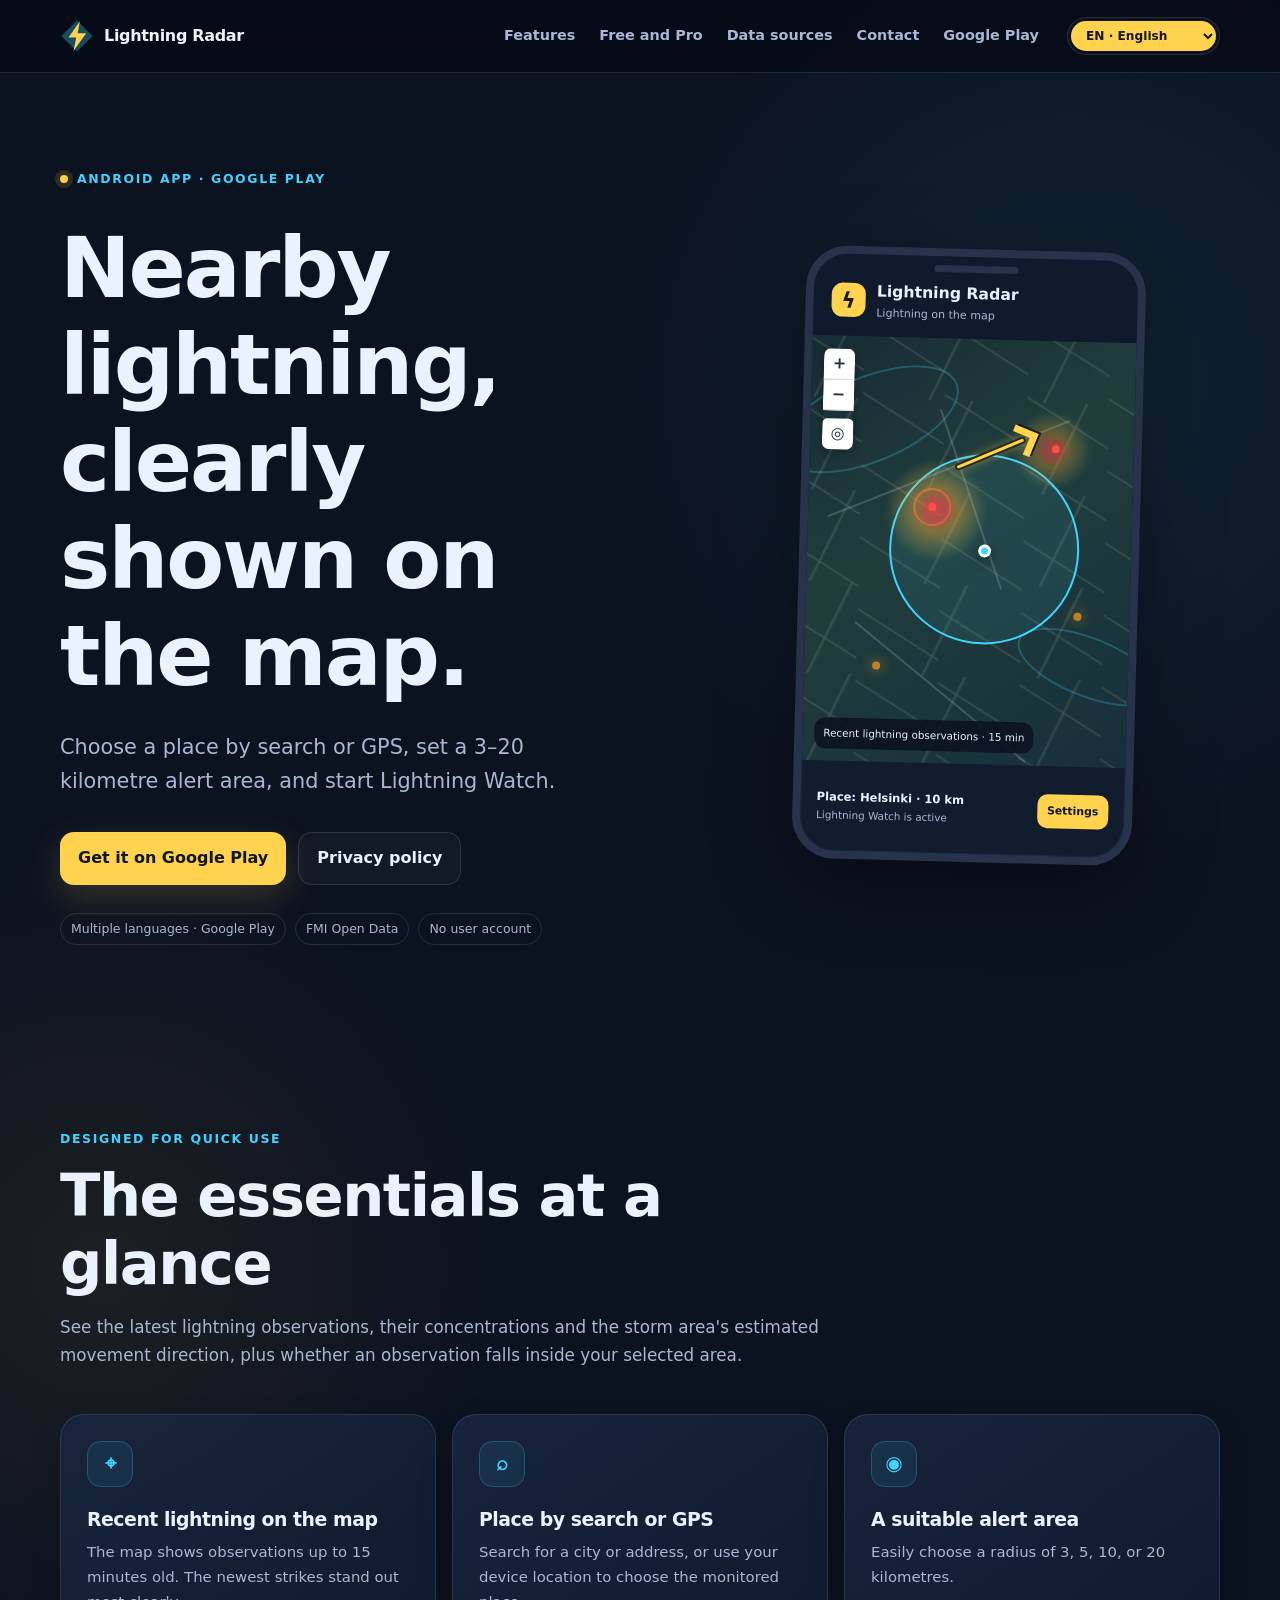
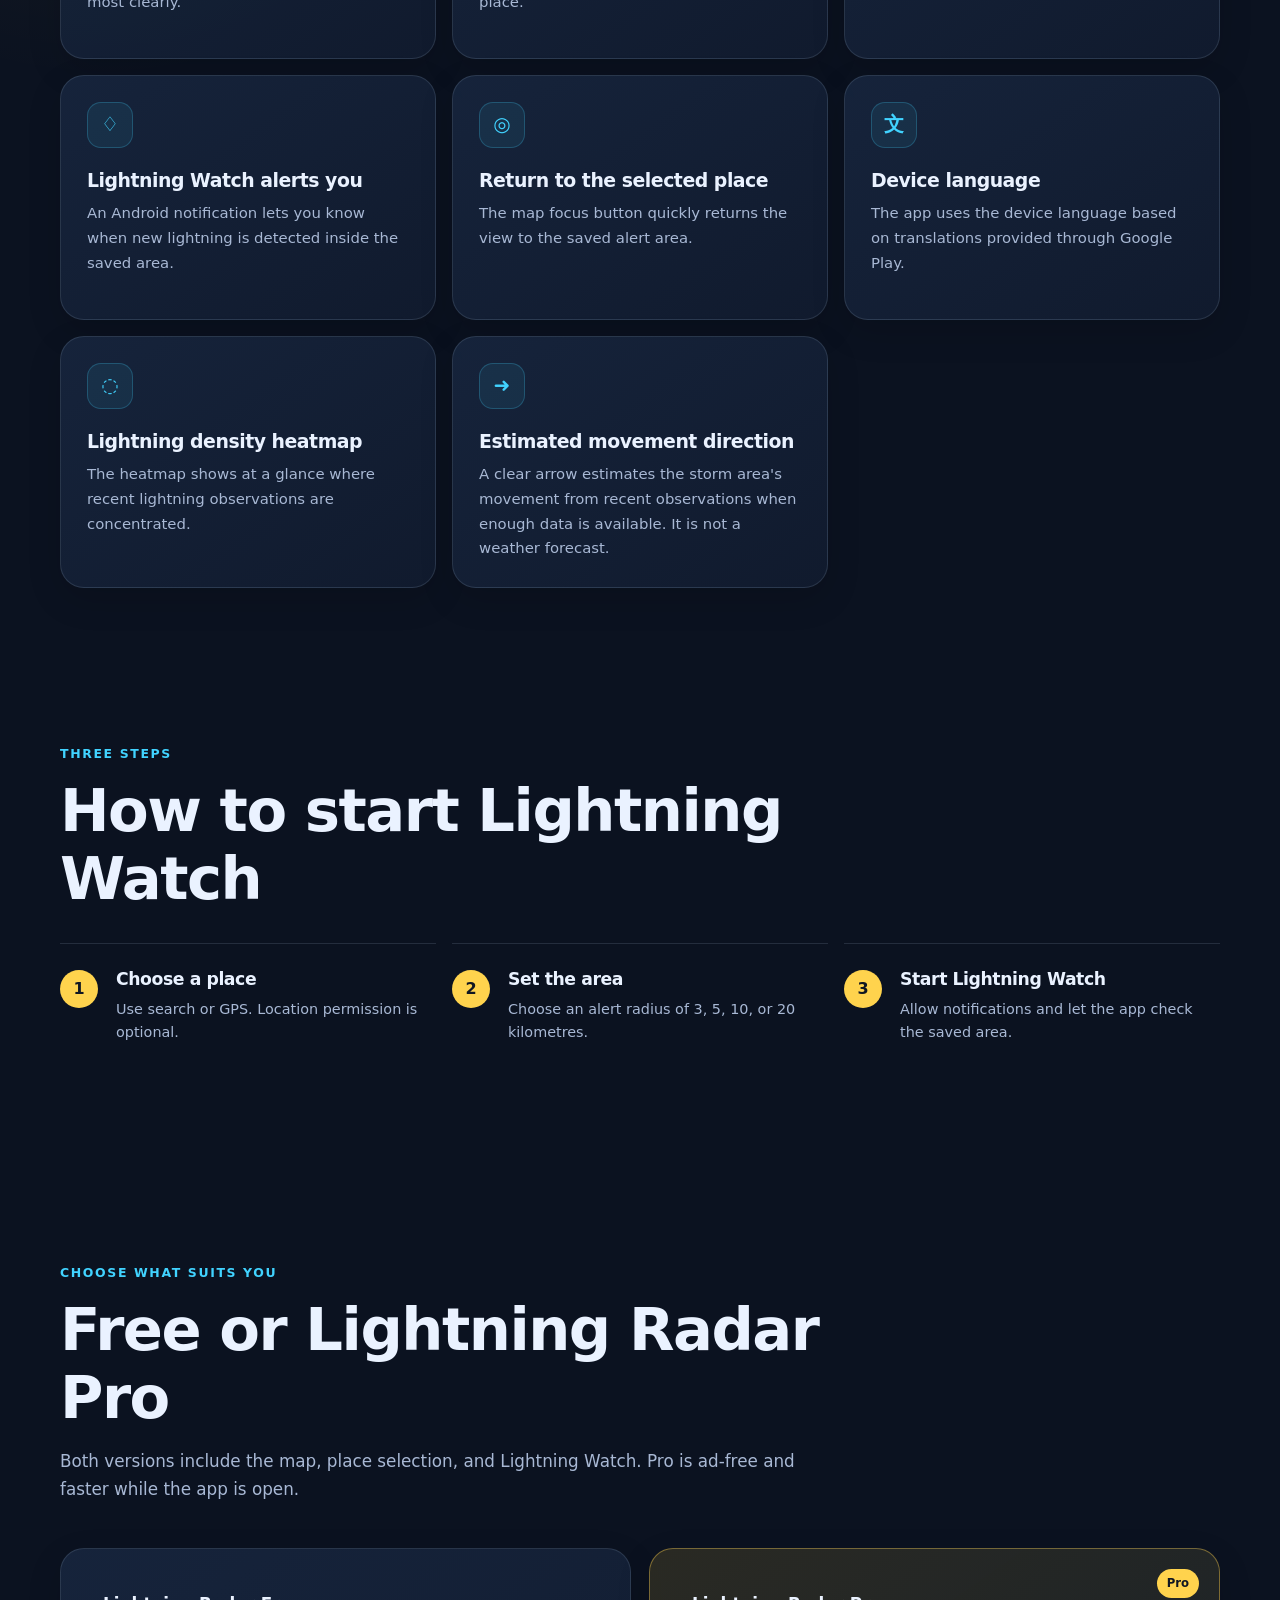
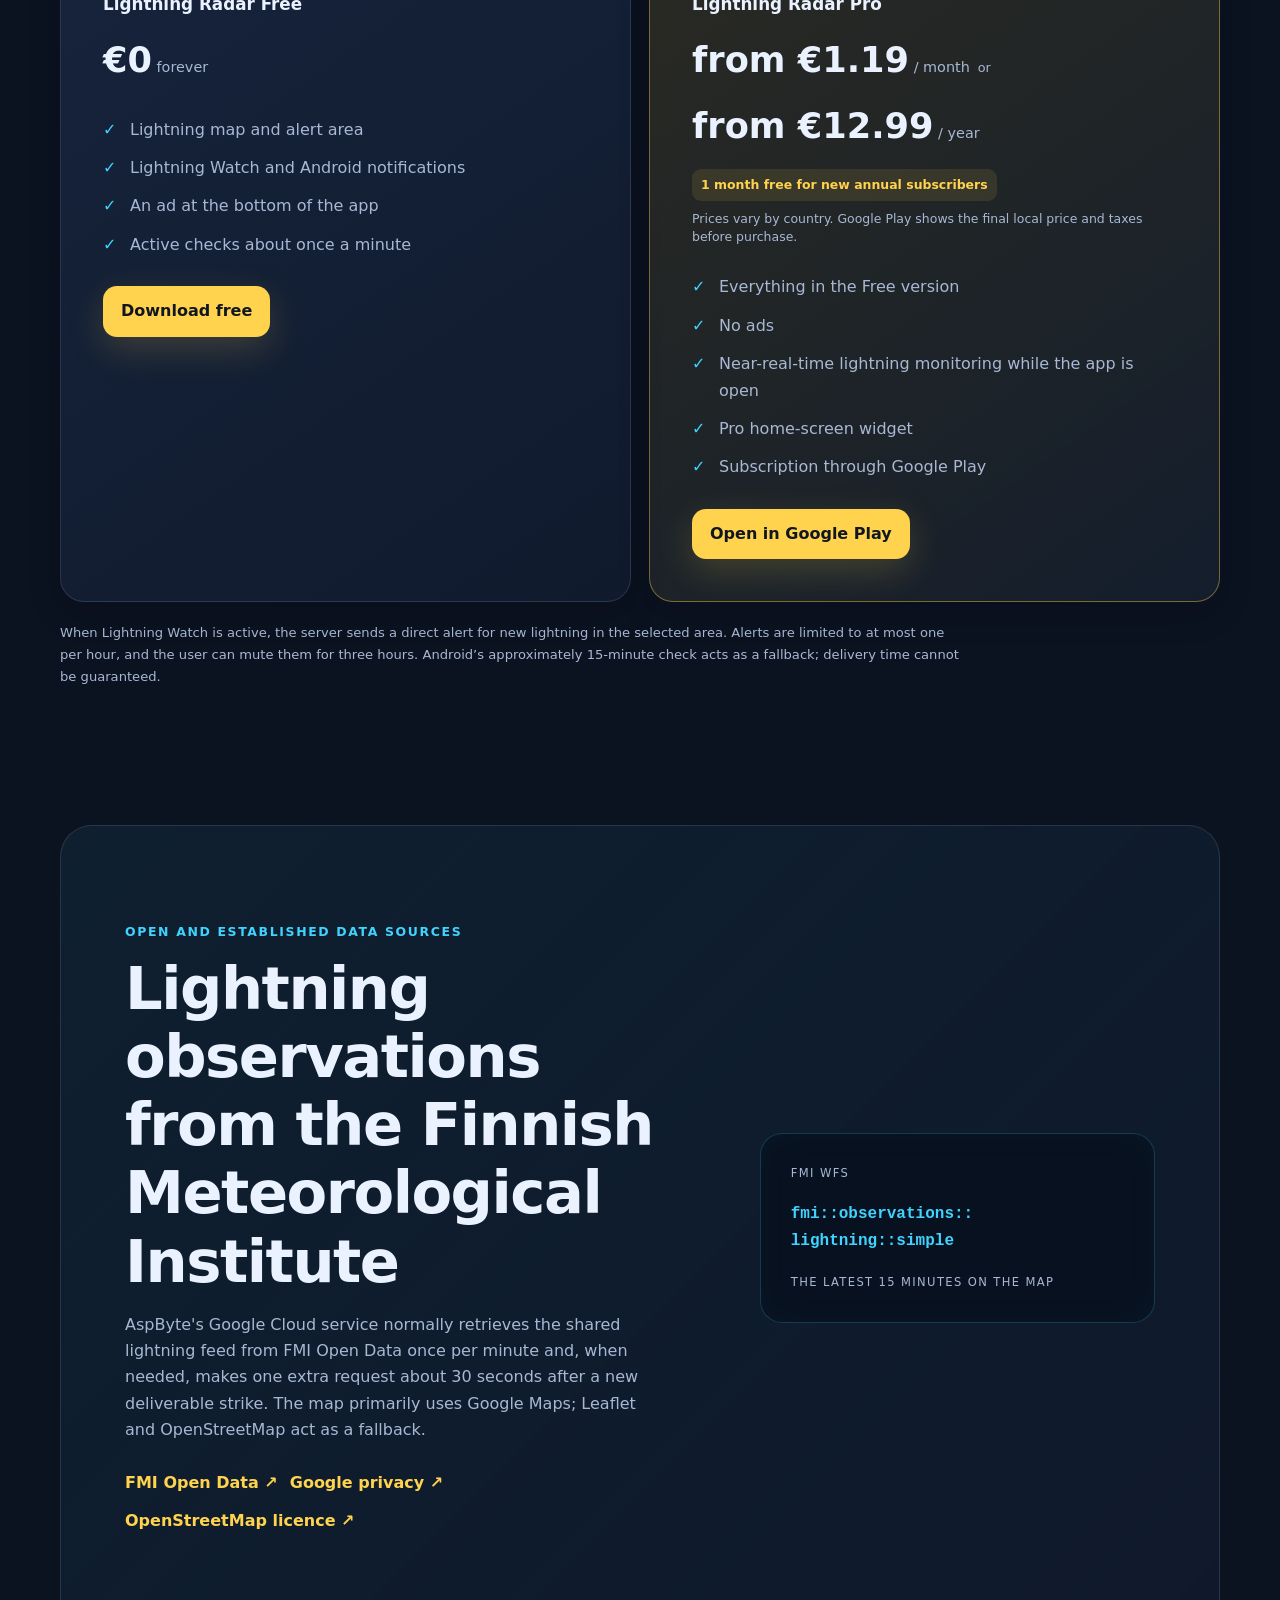
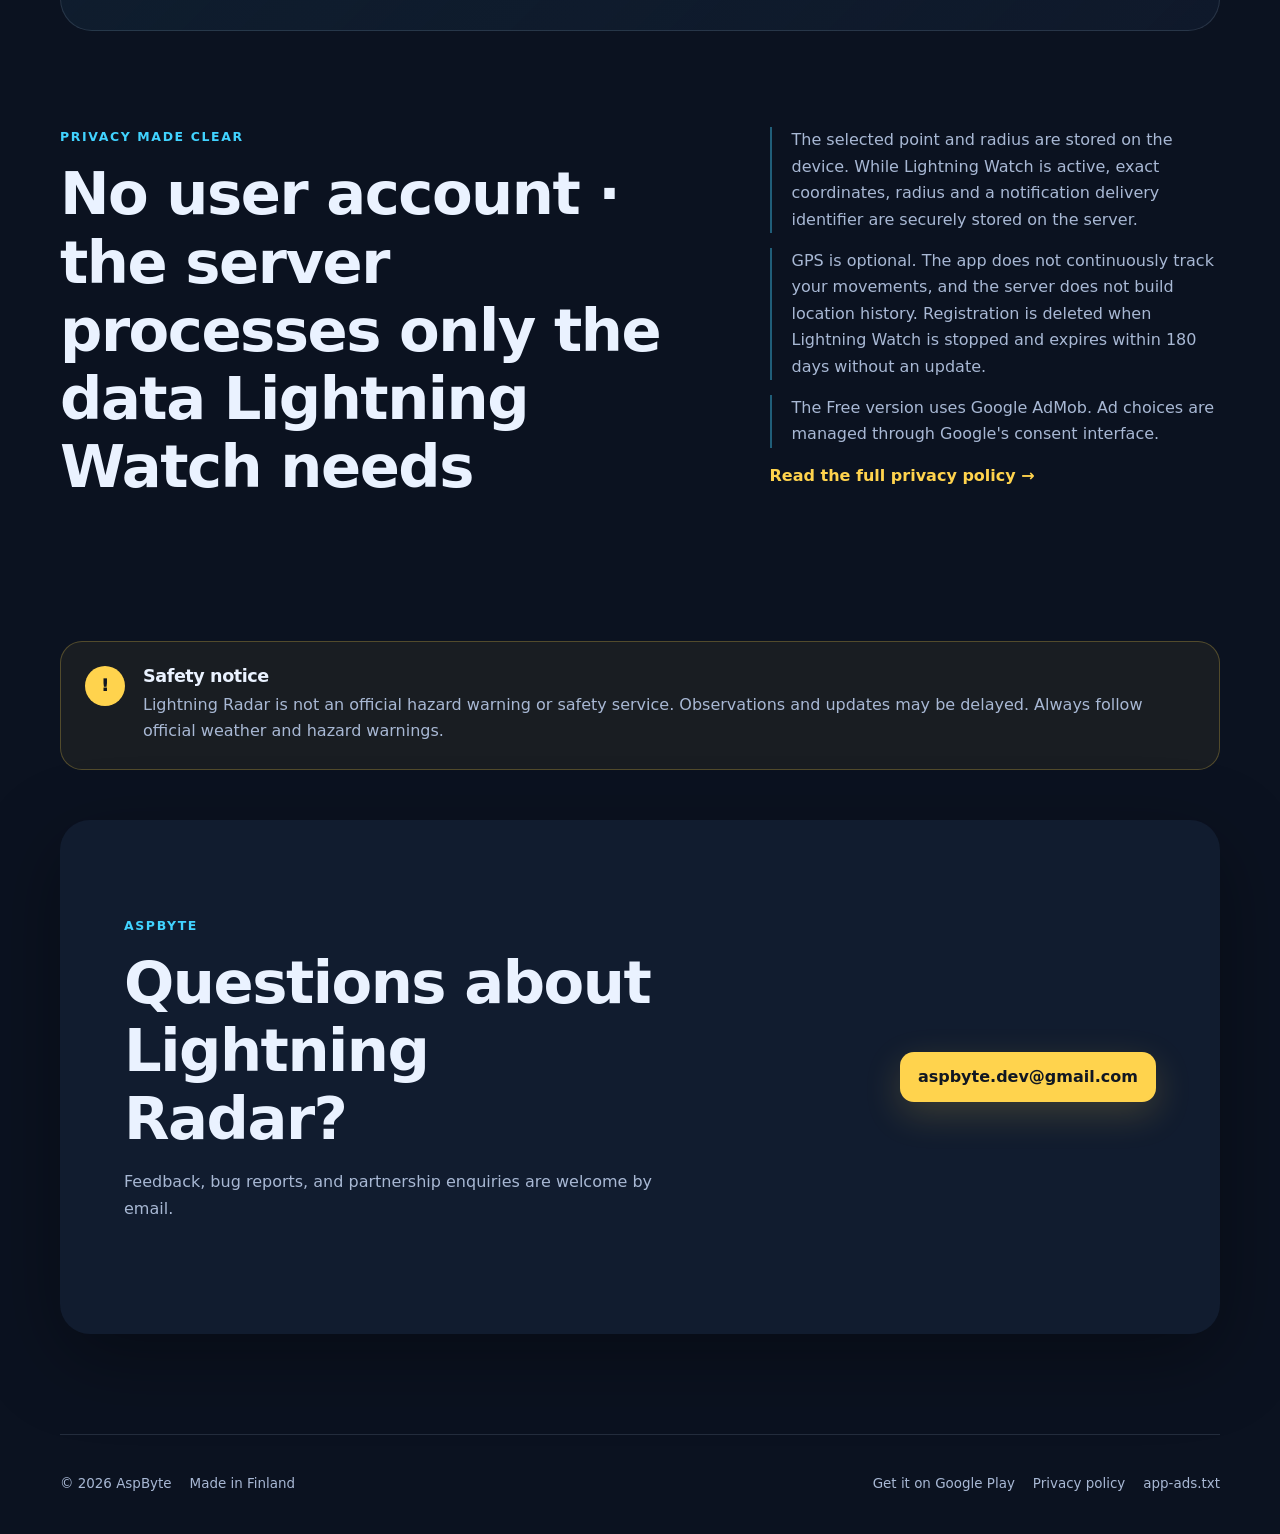
<file: index.html>
<!doctype html>
<html lang="fi">
<head>
  <meta charset="utf-8">
  <meta name="viewport" content="width=device-width, initial-scale=1">
  <meta name="theme-color" content="#0b1220">
  <meta name="description" content="Salamatutka näyttää tuoreet salamahavainnot, salamatiheyskartan ja ukkosalueen arvioidun liikesuunnan sekä lähettää hälytyksen valitsemallesi 3–20 km alueelle.">
  <meta name="robots" content="index, follow, max-image-preview:large, max-snippet:-1, max-video-preview:-1">
  <meta name="author" content="AspByte">
  <link rel="canonical" href="https://aspbytedev-dotcom.github.io/">
  <meta property="og:type" content="website">
  <meta property="og:site_name" content="AspByte">
  <meta property="og:locale" content="fi_FI">
  <meta property="og:title" content="Salamatutka – salamat kartalla ja ukkoshälytykset">
  <meta property="og:description" content="Seuraa tuoreita salamahavaintoja, salamatiheyttä ja ukkosalueen arvioitua liikesuuntaa sekä saat ilmoituksen valitulta alueelta.">
  <meta property="og:url" content="https://aspbytedev-dotcom.github.io/">
  <meta property="og:image" content="https://aspbytedev-dotcom.github.io/og-salamatutka.png">
  <meta property="og:image:width" content="1024">
  <meta property="og:image:height" content="500">
  <meta property="og:image:alt" content="Salamatutka – salamat kartalla ja hälytys omalta alueeltasi">
  <meta name="twitter:card" content="summary_large_image">
  <meta name="twitter:title" content="Salamatutka – salamat kartalla ja ukkoshälytykset">
  <meta name="twitter:description" content="Seuraa tuoreita salamahavaintoja, salamatiheyttä ja ukkosalueen arvioitua liikesuuntaa.">
  <meta name="twitter:image" content="https://aspbytedev-dotcom.github.io/og-salamatutka.png">
  <title>Salamatutka – salamat kartalla ja ukkoshälytykset | AspByte</title>
  <link rel="icon" type="image/png" href="icon-512.png">
  <link rel="apple-touch-icon" href="icon-512.png">
  <link rel="stylesheet" href="styles.css?v=20260815-1">
  <script defer src="site-translations-extra.js?v=20260815-1"></script>
  <script defer src="site.js?v=20260815-1"></script>
  <script type="application/ld+json">
  {
    "@context": "https://schema.org",
    "@type": "MobileApplication",
    "name": "Salamatutka",
    "alternateName": ["Lightning Radar", "Blixtradar"],
    "applicationCategory": "UtilitiesApplication",
    "operatingSystem": "Android",
    "description": "Salamatutka näyttää tuoreet salamahavainnot, salamatiheyskartan ja ukkosalueen arvioidun liikesuunnan sekä lähettää ukkoshälytyksen valitsemallesi alueelle.",
    "url": "https://aspbytedev-dotcom.github.io/",
    "downloadUrl": "https://play.google.com/store/apps/details?id=fi.salamatutka.app&hl=fi",
    "sameAs": "https://play.google.com/store/apps/details?id=fi.salamatutka.app&hl=fi",
    "image": "https://aspbytedev-dotcom.github.io/og-salamatutka.png",
    "inLanguage": ["fi", "sv", "en", "no", "da", "et", "lv", "lt"],
    "featureList": [
      "Tuoreet salamahavainnot kartalla",
      "Salamatiheyskartta",
      "Ukkosalueen arvioitu liikesuunta",
      "3–20 kilometrin hälytysalue",
      "Palvelimen toimittamat salamahälytykset"
    ],
    "offers": {
      "@type": "Offer",
      "price": "0",
      "priceCurrency": "EUR",
      "url": "https://play.google.com/store/apps/details?id=fi.salamatutka.app&hl=fi",
      "availability": "https://schema.org/InStock"
    },
    "author": {
      "@type": "Organization",
      "name": "AspByte",
      "url": "https://aspbytedev-dotcom.github.io/"
    },
    "privacyPolicy": "https://aspbytedev-dotcom.github.io/privacy-policy.html"
  }
  </script>
</head>
<body data-page="home">
  <a class="skip-link" href="#main" data-i18n="skipLink">Siirry sisältöön</a>

  <header class="site-header">
    <div class="nav-shell">
      <a class="brand" href="#top" aria-label="Salamatutka">
        <span class="brand-mark" aria-hidden="true">
          <svg viewBox="0 0 48 48" role="img"><path class="mark-glow" d="M24 2 46 24 24 46 2 24Z"/><path class="mark-bolt" d="m28 3-16 23h11l-4 19 18-25H25Z"/></svg>
        </span>
        <span data-i18n="brandName">Salamatutka</span>
      </a>

      <nav class="primary-nav" aria-label="Päävalikko" data-i18n-aria="mainNavLabel">
        <a href="#features" data-i18n="navFeatures">Ominaisuudet</a>
        <a href="#plans" data-i18n="navPlans">Free ja Pro</a>
        <a href="#data" data-i18n="navData">Tietolähteet</a>
        <a href="#contact" data-i18n="navContact">Yhteys</a>
        <a href="https://play.google.com/store/apps/details?id=fi.salamatutka.app&hl=fi" data-play-link data-i18n="navPlay">Google Play</a>
      </nav>

      <div class="language-switcher">
        <select data-language-select aria-label="Kieli" data-i18n-aria="languageLabel">
          <option value="fi">FI · Suomi</option>
          <option value="sv">SV · Svenska</option>
          <option value="en">EN · English</option>
          <option value="no">NO · Norsk</option>
          <option value="da">DA · Dansk</option>
          <option value="et">ET · Eesti</option>
          <option value="lv">LV · Latviešu</option>
          <option value="lt">LT · Lietuvių</option>
        </select>
      </div>
    </div>
  </header>

  <main id="main">
    <section class="hero" id="top">
      <div class="hero-copy">
        <p class="eyebrow"><span class="live-dot" aria-hidden="true"></span><span data-i18n="heroEyebrow">Android-sovellus · Google Play</span></p>
        <h1 data-i18n="heroTitle">Salamat lähelläsi, selkeästi kartalla.</h1>
        <p class="hero-lead" data-i18n="heroLead">Valitse paikka haulla tai GPS:llä, määritä 3–20 kilometrin hälytysalue ja käynnistä salamavahti.</p>
        <div class="hero-actions">
          <a class="button button-primary" href="https://play.google.com/store/apps/details?id=fi.salamatutka.app&hl=fi" rel="noopener" data-play-link data-i18n="heroPrimary">Lataa Google Playsta</a>
          <a class="button button-secondary" href="privacy-policy.html" data-i18n="privacyPolicy">Tietosuojakäytäntö</a>
        </div>
        <div class="hero-facts" aria-label="Sovelluksen perustiedot" data-i18n-aria="heroFactsLabel">
          <span data-i18n="heroFactOne">Useita kieliä · Google Play</span>
          <span data-i18n="heroFactTwo">FMI Open Data</span>
          <span data-i18n="heroFactThree">Ei käyttäjätiliä</span>
        </div>
      </div>

      <div class="phone-stage" aria-label="Salamatutkan karttanäkymän havainnekuva" data-i18n-aria="previewLabel">
        <div class="phone-glow" aria-hidden="true"></div>
        <div class="phone" aria-hidden="true">
          <div class="phone-speaker"></div>
          <div class="app-bar">
            <span class="mini-mark">ϟ</span>
            <div><strong data-i18n="brandName">Salamatutka</strong><small data-i18n="previewSubtitle">Salamat kartalla</small></div>
          </div>
          <div class="map-preview">
            <span class="map-line map-line-a"></span><span class="map-line map-line-b"></span><span class="map-line map-line-c"></span>
            <span class="water water-a"></span><span class="water water-b"></span>
            <span class="alert-radius"></span><span class="selected-pin"></span>
            <span class="strike strike-new strike-a"></span><span class="strike strike-new strike-b"></span>
            <span class="strike strike-old strike-c"></span><span class="strike strike-old strike-d"></span>
            <span class="heat-spot heat-spot-a"></span><span class="heat-spot heat-spot-b"></span>
            <span class="motion-arrow"></span>
            <span class="pulse-ring"></span>
            <div class="map-controls"><span>+</span><span>−</span><span>◎</span></div>
            <div class="map-status" data-i18n="previewStatus">Tuoreet salamahavainnot · 15 min</div>
          </div>
          <div class="app-summary">
            <div><strong data-i18n="previewPlace">Paikka: Helsinki · 10 km</strong><small data-i18n="previewWatch">Salamavahti käytössä</small></div>
            <span class="settings-pill" data-i18n="settings">Asetukset</span>
          </div>
        </div>
      </div>
    </section>

    <section class="section" id="features">
      <div class="section-heading">
        <p class="kicker" data-i18n="featuresKicker">Suunniteltu nopeaan käyttöön</p>
        <h2 data-i18n="featuresTitle">Oleellinen näkyy yhdellä silmäyksellä</h2>
        <p data-i18n="featuresLead">Näet tuoreimmat salamahavainnot, niiden keskittymät ja ukkosalueen arvioidun liikesuunnan sekä sen, osuuko havainto valitsemallesi alueelle.</p>
      </div>
      <div class="feature-grid">
        <article class="feature-card"><span class="feature-icon" aria-hidden="true">⌖</span><h3 data-i18n="featureMapTitle">Tuoreet salamat kartalla</h3><p data-i18n="featureMapText">Kartalla näkyvät enintään 15 minuuttia vanhat havainnot. Uusimmat iskut erottuvat selkeimmin.</p></article>
        <article class="feature-card"><span class="feature-icon" aria-hidden="true">⌕</span><h3 data-i18n="featurePlaceTitle">Paikka haulla tai GPS:llä</h3><p data-i18n="featurePlaceText">Hae kaupunkia tai osoitetta tai käytä laitteen sijaintia seurantapaikan valintaan.</p></article>
        <article class="feature-card"><span class="feature-icon" aria-hidden="true">◉</span><h3 data-i18n="featureRadiusTitle">Sopiva hälytysalue</h3><p data-i18n="featureRadiusText">Valitse helposti 3, 5, 10 tai 20 kilometrin säde oman tarpeesi mukaan.</p></article>
        <article class="feature-card"><span class="feature-icon" aria-hidden="true">♢</span><h3 data-i18n="featureAlertTitle">Salamavahti ilmoittaa</h3><p data-i18n="featureAlertText">Android-ilmoitus kertoo, kun tallennetulla alueella havaitaan uusi salama.</p></article>
        <article class="feature-card"><span class="feature-icon" aria-hidden="true">◎</span><h3 data-i18n="featureFocusTitle">Palaa valittuun paikkaan</h3><p data-i18n="featureFocusText">Kartan kohdistuspainike palauttaa näkymän nopeasti tallennettuun hälytysalueeseen.</p></article>
        <article class="feature-card"><span class="feature-icon" aria-hidden="true">文</span><h3 data-i18n="featureLanguageTitle">Laitteen kieli</h3><p data-i18n="featureLanguageText">Sovellus käyttää laitteen kieltä Google Playn tarjoamien käännösten mukaan.</p></article>
        <article class="feature-card"><span class="feature-icon" aria-hidden="true">◌</span><h3 data-i18n="featureHeatTitle">Salamatiheyskartta</h3><p data-i18n="featureHeatText">Tiheyskartta näyttää yhdellä silmäyksellä alueet, joille viimeaikaiset salamahavainnot keskittyvät.</p></article>
        <article class="feature-card"><span class="feature-icon" aria-hidden="true">➜</span><h3 data-i18n="featureMotionTitle">Arvioitu liikesuunta</h3><p data-i18n="featureMotionText">Selkeä nuoli arvioi ukkosalueen liikesuuntaa viimeaikaisten havaintojen perusteella, kun havaintoja on riittävästi. Kyse ei ole sääennusteesta.</p></article>
      </div>
    </section>

    <section class="section steps-section" id="how-it-works">
      <div class="section-heading compact">
        <p class="kicker" data-i18n="stepsKicker">Kolme vaihetta</p>
        <h2 data-i18n="stepsTitle">Näin salamavahti otetaan käyttöön</h2>
      </div>
      <ol class="steps">
        <li><span>1</span><div><h3 data-i18n="stepOneTitle">Valitse paikka</h3><p data-i18n="stepOneText">Käytä hakua tai GPS:ää. Sijaintilupa on vapaaehtoinen.</p></div></li>
        <li><span>2</span><div><h3 data-i18n="stepTwoTitle">Määritä alue</h3><p data-i18n="stepTwoText">Valitse hälytyssäteeksi 3, 5, 10 tai 20 kilometriä.</p></div></li>
        <li><span>3</span><div><h3 data-i18n="stepThreeTitle">Käynnistä salamavahti</h3><p data-i18n="stepThreeText">Salli ilmoitukset ja anna sovelluksen tarkistaa tallennettua aluetta.</p></div></li>
      </ol>
    </section>

    <section class="section" id="plans">
      <div class="section-heading">
        <p class="kicker" data-i18n="plansKicker">Valitse sinulle sopiva tapa</p>
        <h2 data-i18n="plansTitle">Free tai Salamatutka Pro</h2>
        <p data-i18n="plansLead">Molemmissa versioissa ovat kartta, paikan valinta ja salamavahti. Pro tekee käytöstä mainoksettoman ja nopeamman sovelluksen ollessa auki.</p>
      </div>
      <div class="plan-grid">
        <article class="plan-card">
          <p class="plan-name" data-i18n="freeName">Salamatutka Free</p>
          <p class="price"><strong data-i18n="freePrice">0 €</strong><span data-i18n="freePricePeriod"> aina</span></p>
          <ul>
            <li data-i18n="freeBenefitOne">Salamat kartalla ja hälytysalue</li>
            <li data-i18n="freeBenefitTwo">Salamavahti ja Android-ilmoitukset</li>
            <li data-i18n="freeBenefitThree">Mainos sovelluksen alareunassa</li>
            <li data-i18n="freeBenefitFour">Aktiivinen tarkistus noin minuutin välein</li>
          </ul>
          <a class="button button-primary" href="https://play.google.com/store/apps/details?id=fi.salamatutka.app&hl=fi" data-play-link data-i18n="freeCta">Lataa ilmaiseksi</a>
        </article>
        <article class="plan-card plan-pro">
          <span class="recommended" data-i18n="recommended">Pro</span>
          <p class="plan-name" data-i18n="proName">Salamatutka Pro</p>
          <div class="price-pair"><p class="price"><strong data-i18n="monthlyPrice">1,19 €</strong><span data-i18n="perMonth"> / kk</span></p><p class="or" data-i18n="or">tai</p><p class="price"><strong data-i18n="yearlyPrice">12,99 €</strong><span data-i18n="perYear"> / vuosi</span></p></div>
          <p class="trial" data-i18n="trial">Vuositilauksessa 1 kuukausi maksutta uusille tilaajille</p>
          <p class="tax-note" data-i18n="taxNote">Hinnat vaihtelevat maittain. Google Play näyttää lopullisen paikallisen hinnan ja verot ennen ostoa.</p>
          <ul>
            <li data-i18n="proBenefitOne">Kaikki Free-version ominaisuudet</li>
            <li data-i18n="proBenefitTwo">Ei mainoksia</li>
            <li data-i18n="proBenefitThree">Lähes reaaliaikainen salamaseuranta sovelluksen ollessa auki</li>
            <li data-i18n="proBenefitFour">Pro-widget kotinäytölle</li>
            <li data-i18n="proBenefitFive">Tilaus Google Playn kautta</li>
          </ul>
          <a class="button button-primary" href="https://play.google.com/store/apps/details?id=fi.salamatutka.app&hl=fi" data-play-link data-i18n="proCta">Avaa Google Playssa</a>
        </article>
      </div>
      <p class="fine-print" data-i18n="backgroundNote">Kun Salamavahti on käytössä, palvelin lähettää ilmoituksen suoraan valitun alueen uudesta salamasta. Ilmoituksia rajoitetaan enintään yhteen tunnissa, ja käyttäjä voi hiljentää ne kolmeksi tunniksi. Androidin noin 15 minuutin tarkistus toimii varajärjestelmänä; toimitusaikaa ei voida taata.</p>
    </section>

    <section class="section data-section" id="data">
      <div class="data-copy">
        <p class="kicker" data-i18n="dataKicker">Avoimet ja tunnetut tietolähteet</p>
        <h2 data-i18n="dataTitle">Salamahavainnot Ilmatieteen laitokselta</h2>
        <p data-i18n="dataText">AspByten Google Cloud -palvelu hakee FMI Open Datan yhteisen salamahavaintosyötteen normaalisti kerran minuutissa ja tekee uuden toimitettavan salaman jälkeen tarvittaessa yhden lisähaun noin 30 sekunnin kuluttua. Kartta käyttää ensisijaisesti Google Mapsia; Leaflet ja OpenStreetMap toimivat vararatkaisuna.</p>
        <div class="source-links">
          <a href="https://en.ilmatieteenlaitos.fi/open-data" rel="noopener" data-i18n="fmiLink">FMI Open Data ↗</a>
          <a href="https://policies.google.com/privacy" rel="noopener" data-i18n="googlePrivacyLink">Googlen tietosuoja ↗</a>
          <a href="https://www.openstreetmap.org/copyright" rel="noopener" data-i18n="osmLink">OpenStreetMap-lisenssi ↗</a>
        </div>
      </div>
      <div class="data-code" aria-label="Käytetty FMI-kysely" data-i18n-aria="queryLabel"><span>FMI WFS</span><code>fmi::observations::<br>lightning::simple</code><small data-i18n="dataWindow">Kartalla viimeiset 15 minuuttia</small></div>
    </section>

    <section class="section privacy-section" id="privacy">
      <div>
        <p class="kicker" data-i18n="privacyKicker">Tietosuoja selkeästi</p>
        <h2 data-i18n="privacyTitle">Ei käyttäjätiliä · palvelin käsittelee vain Salamavahdin tarvitsemat tiedot</h2>
      </div>
      <div class="privacy-points">
        <p data-i18n="privacyPointOne">Valittu piste ja säde tallennetaan laitteelle. Salamavahdin ollessa käytössä tarkat koordinaatit, säde ja ilmoituksen toimitustunniste tallennetaan suojatusti palvelimelle.</p>
        <p data-i18n="privacyPointTwo">GPS on vapaaehtoinen. Sovellus ei seuraa liikkeitäsi jatkuvasti eikä palvelin muodosta sijaintihistoriaa. Rekisteröinti poistetaan, kun Salamavahti pysäytetään, ja se vanhenee viimeistään 180 päivässä ilman päivitystä.</p>
        <p data-i18n="privacyPointThree">Ilmainen versio käyttää Google AdMobia. Mainosvalintoja hallitaan Googlen suostumusnäkymällä.</p>
        <a class="text-link" href="privacy-policy.html" data-i18n="readPrivacy">Lue koko tietosuojakäytäntö →</a>
      </div>
    </section>

    <section class="safety-note" aria-labelledby="safety-title">
      <div class="safety-icon" aria-hidden="true">!</div>
      <div><h2 id="safety-title" data-i18n="safetyTitle">Turvallisuushuomautus</h2><p data-i18n="safetyText">Salamatutka ei ole virallinen vaaravaroitus- tai turvallisuuspalvelu. Havainnoissa ja päivityksissä voi olla viivettä. Noudata aina viranomaisten sää- ja vaaratiedotteita.</p></div>
    </section>

    <section class="section contact-section" id="contact">
      <div>
        <p class="kicker" data-i18n="contactKicker">AspByte</p>
        <h2 data-i18n="contactTitle">Kysyttävää Salamatutkasta?</h2>
        <p data-i18n="contactText">Palautteet, virheilmoitukset ja yhteistyöehdotukset voi lähettää sähköpostitse.</p>
      </div>
      <a class="button button-primary" href="mailto:aspbyte.dev@gmail.com">aspbyte.dev@gmail.com</a>
    </section>
  </main>

  <footer class="site-footer">
    <div><span>© 2026 AspByte</span><span data-i18n="footerMade">Tehty Suomessa</span></div>
    <div><a href="https://play.google.com/store/apps/details?id=fi.salamatutka.app&hl=fi" data-play-link data-i18n="footerPlay">Lataa Google Playsta</a><a href="privacy-policy.html" data-i18n="privacyPolicy">Tietosuojakäytäntö</a><a href="app-ads.txt">app-ads.txt</a></div>
  </footer>
</body>
</html>
</file>
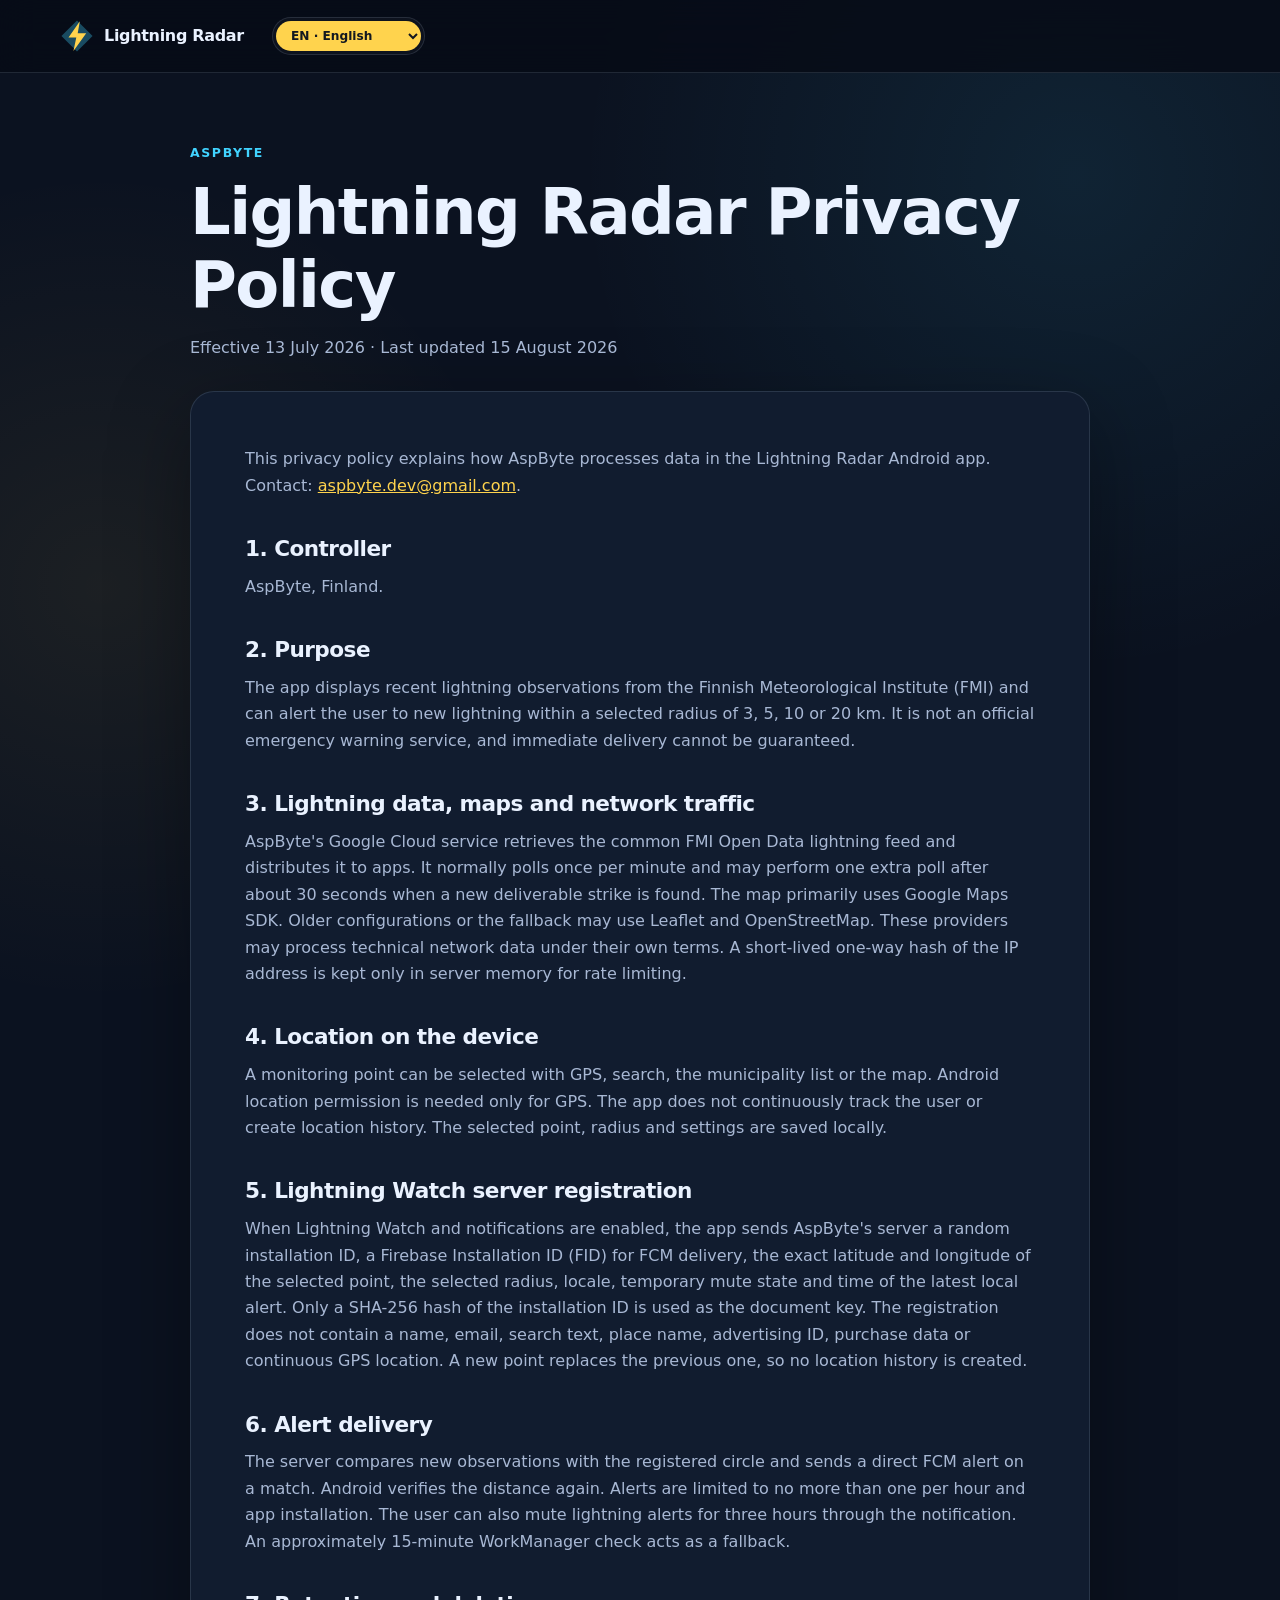
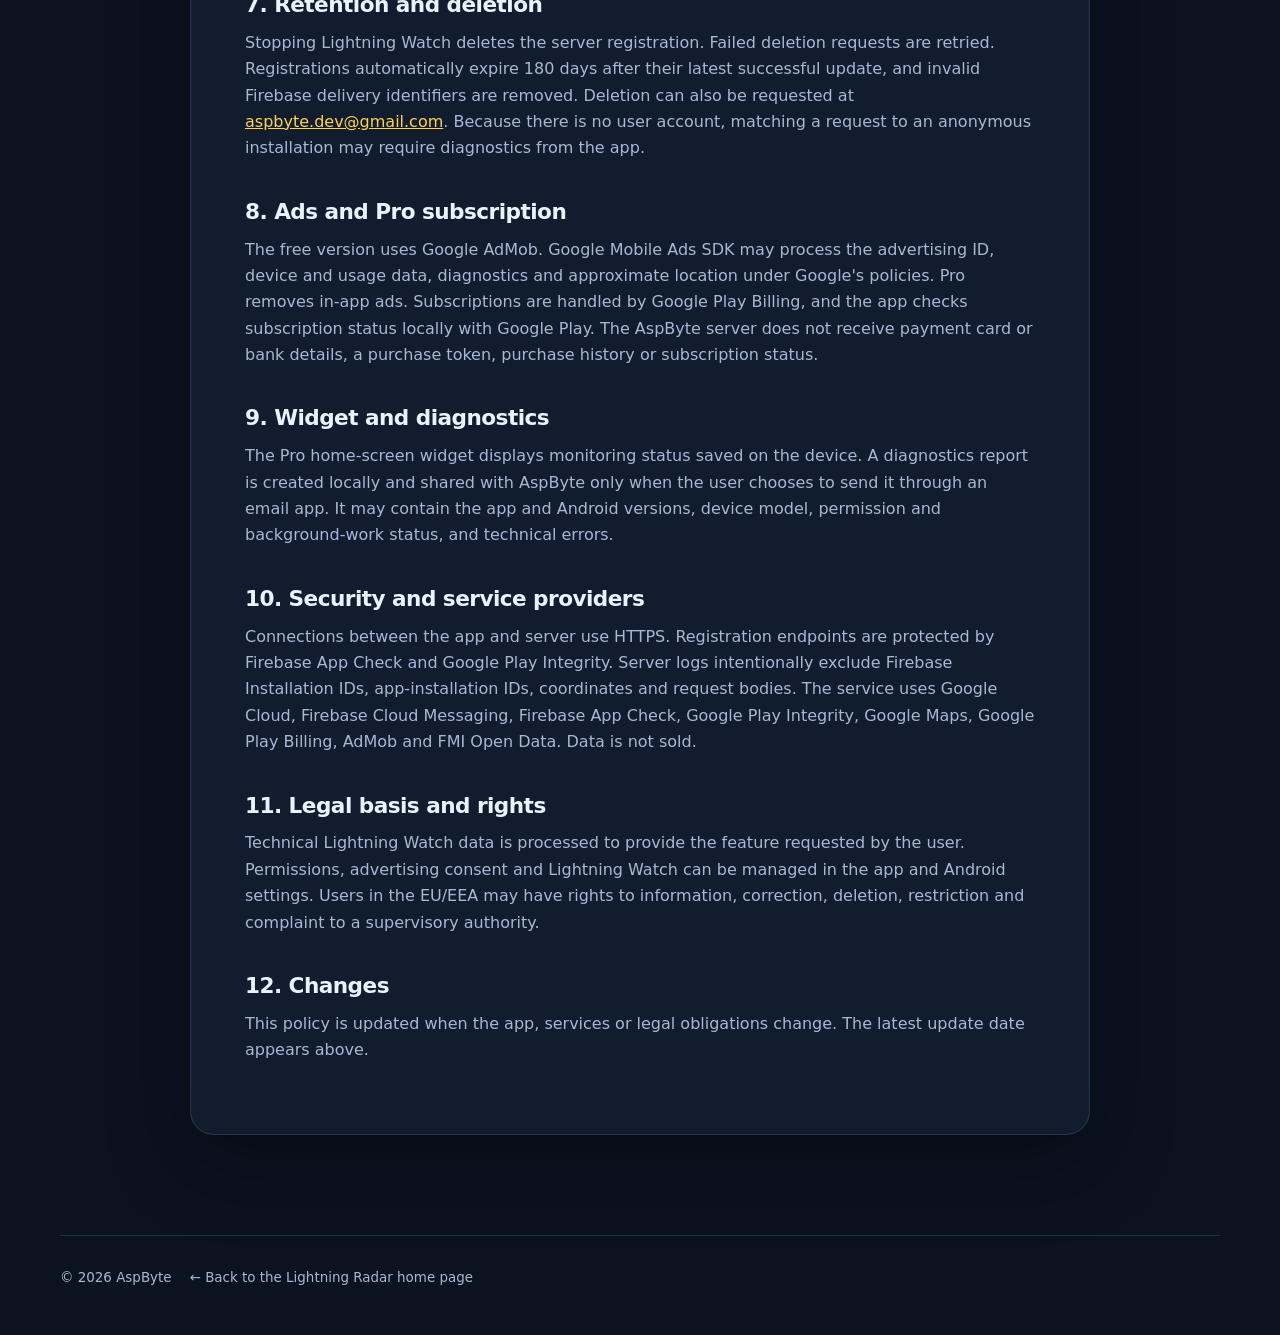
<file: privacy-policy.html>
<!doctype html>
<html lang="fi">
<head>
  <meta charset="utf-8">
  <meta name="viewport" content="width=device-width, initial-scale=1">
  <meta name="theme-color" content="#0b1220">
  <meta name="description" content="Salamatutka-sovelluksen tietosuojakäytäntö: sijainti, salamavahti, ilmoitukset, Google Maps, AdMob, Google Play Billing ja tietojen säilytys.">
  <meta name="robots" content="index, follow, max-snippet:-1">
  <meta name="author" content="AspByte">
  <link rel="canonical" href="https://aspbytedev-dotcom.github.io/privacy-policy.html">
  <meta property="og:type" content="article">
  <meta property="og:site_name" content="AspByte">
  <meta property="og:locale" content="fi_FI">
  <meta property="og:title" content="Salamatutkan tietosuojakäytäntö – AspByte">
  <meta property="og:description" content="Miten Salamatutka käsittelee sijaintia, ilmoituksia, mainoksia ja muita teknisiä tietoja.">
  <meta property="og:url" content="https://aspbytedev-dotcom.github.io/privacy-policy.html">
  <meta property="og:image" content="https://aspbytedev-dotcom.github.io/og-salamatutka.png">
  <meta name="twitter:card" content="summary_large_image">
  <meta name="twitter:title" content="Salamatutkan tietosuojakäytäntö – AspByte">
  <meta name="twitter:description" content="Salamatutkan tietosuojakäytäntö ja käytetyt palveluntarjoajat.">
  <meta name="twitter:image" content="https://aspbytedev-dotcom.github.io/og-salamatutka.png">
  <title>Salamatutkan tietosuojakäytäntö – AspByte</title>
  <link rel="icon" type="image/png" href="icon-512.png">
  <link rel="apple-touch-icon" href="icon-512.png">
  <link rel="stylesheet" href="styles.css?v=20260815-1">
  <script defer src="site-translations-extra.js?v=20260815-1"></script>
  <script defer src="site.js?v=20260815-1"></script>
</head>
<body data-page="privacy">
  <a class="skip-link" href="#main" data-i18n="skipLink">Siirry sisältöön</a>
  <header class="site-header">
    <div class="nav-shell">
      <a class="brand" href="index.html">
        <span class="brand-mark" aria-hidden="true"><svg viewBox="0 0 48 48"><path class="mark-glow" d="M24 2 46 24 24 46 2 24Z"/><path class="mark-bolt" d="m28 3-16 23h11l-4 19 18-25H25Z"/></svg></span>
        <span data-i18n="brandName">Salamatutka</span>
      </a>
      <div class="language-switcher">
        <select data-language-select aria-label="Kieli" data-i18n-aria="languageLabel">
          <option value="fi">FI · Suomi</option>
          <option value="sv">SV · Svenska</option>
          <option value="en">EN · English</option>
          <option value="no">NO · Norsk</option>
          <option value="da">DA · Dansk</option>
          <option value="et">ET · Eesti</option>
          <option value="lv">LV · Latviešu</option>
          <option value="lt">LT · Lietuvių</option>
        </select>
      </div>
    </div>
  </header>
  <main class="policy-main" id="main">
    <header class="policy-hero">
      <p class="kicker">AspByte</p>
      <h1 data-i18n="policyTitle">Salamatutkan tietosuojakäytäntö</h1>
      <p data-i18n="policyUpdated">Voimassa 13.7.2026 alkaen · Viimeksi päivitetty 15.8.2026</p>
    </header>

    <article class="policy-article" data-lang-section="fi">
      <p>Tämä tietosuojakäytäntö kuvaa, miten AspByte käsittelee tietoja Salamatutka-Android-sovelluksessa. Yhteydenotot: <a href="mailto:aspbyte.dev@gmail.com">aspbyte.dev@gmail.com</a>.</p>
      <h2>1. Rekisterinpitäjä</h2>
      <p>AspByte, Suomi. Tietosuojaa koskevat pyynnöt voi lähettää yllä olevaan sähköpostiosoitteeseen.</p>
      <h2>2. Sovelluksen tarkoitus</h2>
      <p>Salamatutka näyttää tuoreita Ilmatieteen laitoksen (FMI) salamahavaintoja kartalla ja voi ilmoittaa uusista salamista käyttäjän valitsemalla 3, 5, 10 tai 20 kilometrin hälytysalueella. Sovellus ei ole virallinen vaaravaroituspalvelu, eikä ilmoitusten välitöntä toimitusta voida taata.</p>
      <h2>3. Salamatiedot, kartta ja verkkoyhteydet</h2>
      <p>AspByten Google Cloud -palvelu hakee FMI Open Datan yhteisen salamahavaintosyötteen ja välittää sen sovelluksille. Palvelu ei lisää salamahavaintoihin käyttäjän henkilötietoja. Cloud Scheduler käynnistää normaalisti haun kerran minuutissa. Kun havaitaan uusi toimitettava salama, palvelu voi tehdä yhden lisähaun noin 30 sekunnin kuluttua.</p>
      <p>Kartta käyttää ensisijaisesti Google Maps SDK:ta. Vanhemmissa kokoonpanoissa tai vararatkaisuna voidaan käyttää Leaflet-karttaa ja OpenStreetMap-karttatiiliä. Nämä palveluntarjoajat voivat saada teknisiä verkkotietoja, kuten IP-osoitteen, omien ehtojensa mukaisesti.</p>
      <p>Julkisen salamarajapinnan väärinkäytön estämiseksi palvelin käyttää lyhytaikaista, yksisuuntaisesti tiivistettyä IP-avainta nopeusrajoitukseen. Avainta säilytetään vain palveluprosessin muistissa nykyisen rajoitusikkunan ajan.</p>
      <h2>4. Paikkatiedot laitteella</h2>
      <p>Käyttäjä voi valita seurantapisteen GPS:llä, haulla, kuntaluettelosta tai kartalta. Androidin sijaintilupa pyydetään vain GPS-toimintoa varten. Sovellus ei seuraa käyttäjän liikkeitä jatkuvasti eikä muodosta sijaintihistoriaa. Valittu piste, säde ja asetukset tallennetaan paikallisesti laitteelle.</p>
      <h2>5. Salamavahdin palvelinrekisteröinti</h2>
      <p>Kun käyttäjä käynnistää Salamavahdin ja sallii ilmoitukset, sovellus lähettää AspByten palvelimelle suoran varoituksen toimittamista varten:</p>
      <ul>
        <li>satunnaisen, sovellusasennuskohtaisen tunnisteen;</li>
        <li>Firebase-asennustunnisteen (Firebase Installation ID, FID), jota käytetään Firebase Cloud Messaging -ilmoituksen toimittamiseen;</li>
        <li>valitun seurantapisteen tarkan leveys- ja pituusasteen;</li>
        <li>valitun 3, 5, 10 tai 20 kilometrin säteen;</li>
        <li>kielitunnisteen, mahdollisen määräaikaisen mykistyksen ja viimeisimmän paikallisen ilmoituksen ajan.</li>
      </ul>
      <p>Palvelin tallentaa asennustunnisteesta vain SHA-256-tiivisteen dokumentin avaimeksi. Rekisteröinti ei sisällä nimeä, sähköpostiosoitetta, haun tekstiä, paikan nimeä, mainostunnistetta, ostotietoja tai jatkuvaa GPS-sijaintia. Yksi rekisteröinti korvaa saman asennuksen edellisen pisteen, joten palvelin ei muodosta sijaintihistoriaa.</p>
      <h2>6. Ilmoitusten toiminta</h2>
      <p>Palvelin vertaa uutta salamahavaintoa rekisteröityyn ympyrään ja lähettää osumasta suoran FCM-ilmoituksen oikealle laitteelle. Android tarkistaa etäisyyden vielä uudelleen ennen ilmoitusta. Ilmoituksia rajoitetaan enintään yhteen tunnissa sovellusasennusta kohden. Käyttäjä voi lisäksi hiljentää salamahälytykset ilmoituksen toiminnolla kolmeksi tunniksi. Noin 15 minuutin WorkManager-tarkistus toimii varajärjestelmänä.</p>
      <h2>7. Säilytys ja poistaminen</h2>
      <p>Salamavahdin pysäyttäminen poistaa palvelinrekisteröinnin. Jos poisto ei onnistu verkkovirheen vuoksi, sovellus yrittää sitä myöhemmin uudelleen. Rekisteröinti vanhenee automaattisesti 180 vuorokauden kuluttua viimeisestä onnistuneesta päivityksestä, ja virheelliset Firebase-toimitustunnisteet poistetaan. Käyttäjä voi pyytää tietojen poistamista myös osoitteesta <a href="mailto:aspbyte.dev@gmail.com">aspbyte.dev@gmail.com</a>. Koska käyttäjätiliä ei ole, pyynnön yhdistäminen tiettyyn anonyymiin asennukseen voi edellyttää sovelluksen diagnostiikkatietoja.</p>
      <h2>8. Mainokset ja Pro-tilaus</h2>
      <p>Ilmaisversio käyttää Google AdMobia. Google Mobile Ads SDK voi käsitellä mainostunnistetta, laite- ja käyttötietoja, diagnostiikkaa sekä likimääräistä sijaintia Googlen käytäntöjen mukaisesti. Pro poistaa sovelluksen mainokset. Pro-tilaukset käsitellään Google Play Billingin kautta, ja sovellus tarkistaa tilaustilan paikallisesti Google Playsta. AspByten palvelin ei saa maksukortti- tai pankkitietoja, ostotunnistetta, ostohistoriaa tai tilaustilaa.</p>
      <h2>9. Widget ja diagnostiikka</h2>
      <p>Pro-käyttäjän kotinäyttöwidget näyttää laitteelle tallennettua seurantatilaa. Diagnostiikkaraportti muodostetaan paikallisesti ja lähetetään AspBytelle vain, jos käyttäjä itse valitsee jakamisen sähköpostisovelluksella. Raportti voi sisältää sovellus- ja Android-version, laitemallin, lupien tilan, taustatyön tilan ja teknisiä virheilmoituksia. Käyttäjän tulee tarkistaa raportti ennen lähettämistä.</p>
      <h2>10. Turvallisuus ja palveluntarjoajat</h2>
      <p>Kaikki sovelluksen ja palvelimen väliset yhteydet käyttävät HTTPS-salausta. Rekisteröintireitit suojataan Firebase App Checkillä ja Google Play Integrityllä. Palvelinlokit eivät tarkoituksellisesti sisällä Firebase-asennustunnisteita, sovellusasennustunnisteita, koordinaatteja tai pyyntöjen sisältöä.</p>
      <p>Toiminnassa käytetään muun muassa Google Cloudia, Firebase Cloud Messagingia, Firebase App Checkiä, Google Play Integrityä, Google Mapsia, Google Play Billingiä, AdMobia ja FMI Open Dataa. Tietoja ei myydä. Palveluntarjoajat käsittelevät tietoja omien ehtojensa ja tietosuojakäytäntöjensä mukaisesti.</p>
      <h2>11. Oikeusperusteet ja käyttäjän oikeudet</h2>
      <p>Salamavahdin teknisten tietojen käsittely perustuu käyttäjän pyytämän toiminnon toteuttamiseen. Luvat, mainonnan suostumukset ja Salamavahti voidaan hallita sovelluksessa ja Androidin asetuksissa. EU- ja ETA-alueella käyttäjällä voi olla oikeus saada tietoja käsittelystä, pyytää oikaisua tai poistamista, rajoittaa käsittelyä ja tehdä valitus valvontaviranomaiselle.</p>
      <h2>12. Muutokset</h2>
      <p>Käytäntöä päivitetään, jos sovelluksen toiminta, palvelut tai lakisääteiset velvoitteet muuttuvat. Päivämäärä näkyy sivun yläosassa.</p>
    </article>

    <article class="policy-article" data-lang-section="sv" hidden>
      <p>Denna integritetspolicy beskriver hur AspByte behandlar uppgifter i Android-appen Blixtvakt. Kontakt: <a href="mailto:aspbyte.dev@gmail.com">aspbyte.dev@gmail.com</a>.</p>
      <h2>1. Personuppgiftsansvarig</h2><p>AspByte, Finland.</p>
      <h2>2. Appens syfte</h2><p>Appen visar aktuella blixtobservationer från Meteorologiska institutet (FMI) och kan varna om nya blixtar inom en vald radie på 3, 5, 10 eller 20 km. Appen är inte en officiell varningstjänst och omedelbar leverans kan inte garanteras.</p>
      <h2>3. Blixtdata, karta och nätverk</h2><p>AspBytes Google Cloud-tjänst hämtar FMI Open Data och förmedlar samma observationsflöde till apparna. Normalt görs en hämtning per minut och vid en ny levererbar blixt kan en extra hämtning göras efter cirka 30 sekunder. Kartan använder i första hand Google Maps SDK. Äldre versioner eller reservläget kan använda Leaflet och OpenStreetMap. Leverantörerna kan behandla tekniska nätuppgifter enligt sina egna villkor. En kortlivad envägshash av IP-adressen används i serverminnet för hastighetsbegränsning.</p>
      <h2>4. Plats på enheten</h2><p>En bevakningspunkt kan väljas med GPS, sökning, kommunlista eller karta. Platstillståndet behövs endast för GPS-funktionen. Appen följer inte användaren kontinuerligt och skapar ingen platshistorik.</p>
      <h2>5. Serverregistrering för Blixtvakten</h2><p>När bevakningen startas skickas ett slumpmässigt installations-ID, ett Firebase-installations-ID (FID) för FCM-leverans, den valda punktens exakta koordinater, radien, språk, tillfällig tystnad och tiden för den senaste lokala varningen till AspBytes server. Endast en SHA-256-hash av installations-ID:t används som dokumentnyckel. Registreringen innehåller inte namn, e-post, söktext, platsnamn, reklam-ID, köpdata eller kontinuerlig GPS-position. En ny punkt ersätter den gamla och ingen platshistorik skapas.</p>
      <h2>6. Aviseringar</h2><p>Servern jämför nya observationer med den registrerade cirkeln och skickar en direkt FCM-avisering vid träff. Android kontrollerar avståndet igen. Aviseringar begränsas till högst en per timme och appinstallation. Användaren kan dessutom pausa blixtvarningarna i tre timmar via aviseringen. WorkManager-kontrollen ungefär var 15:e minut fungerar som reserv.</p>
      <h2>7. Lagring och radering</h2><p>När Blixtvakten stoppas raderas registreringen. Misslyckade raderingar försöks igen. Registreringen upphör automatiskt 180 dagar efter den senaste lyckade uppdateringen och ogiltiga Firebase-leveransidentifierare raderas. Radering kan också begäras via <a href="mailto:aspbyte.dev@gmail.com">aspbyte.dev@gmail.com</a>.</p>
      <h2>8. Annonser och Pro</h2><p>Gratisversionen använder Google AdMob. Google Mobile Ads SDK kan behandla reklam-ID, enhets- och användningsdata, diagnostik och ungefärlig plats enligt Googles regler. Pro tar bort annonser. Betalningar hanteras av Google Play Billing och appen kontrollerar prenumerationsstatus lokalt hos Google Play. AspBytes server får inte kort- eller bankuppgifter, köptoken, köphistorik eller prenumerationsstatus.</p>
      <h2>9. Widget och diagnostik</h2><p>Pro-widgeten visar lokalt sparad bevakningsstatus. En diagnostikrapport skapas lokalt och delas endast om användaren själv skickar den via e-post. Den kan innehålla app- och Android-version, enhetsmodell, behörigheter, bakgrundsjobb och tekniska fel.</p>
      <h2>10. Säkerhet och leverantörer</h2><p>Anslutningar använder HTTPS. Registreringen skyddas med Firebase App Check och Google Play Integrity. Serverloggar innehåller avsiktligt inte Firebase-installations-ID, appinstallations-ID, koordinater eller begärans innehåll. Tjänsten använder Google Cloud, Firebase, Google Maps, Google Play, AdMob och FMI. Uppgifter säljs inte.</p>
      <h2>11. Rättigheter och ändringar</h2><p>Användaren kan stoppa bevakningen, hantera behörigheter och kontakta AspByte för frågor eller radering. Policyn uppdateras när tjänsten eller skyldigheterna ändras.</p>
    </article>

    <article class="policy-article" data-lang-section="en" hidden>
      <p>This privacy policy explains how AspByte processes data in the Lightning Radar Android app. Contact: <a href="mailto:aspbyte.dev@gmail.com">aspbyte.dev@gmail.com</a>.</p>
      <h2>1. Controller</h2><p>AspByte, Finland.</p>
      <h2>2. Purpose</h2><p>The app displays recent lightning observations from the Finnish Meteorological Institute (FMI) and can alert the user to new lightning within a selected radius of 3, 5, 10 or 20 km. It is not an official emergency warning service, and immediate delivery cannot be guaranteed.</p>
      <h2>3. Lightning data, maps and network traffic</h2><p>AspByte's Google Cloud service retrieves the common FMI Open Data lightning feed and distributes it to apps. It normally polls once per minute and may perform one extra poll after about 30 seconds when a new deliverable strike is found. The map primarily uses Google Maps SDK. Older configurations or the fallback may use Leaflet and OpenStreetMap. These providers may process technical network data under their own terms. A short-lived one-way hash of the IP address is kept only in server memory for rate limiting.</p>
      <h2>4. Location on the device</h2><p>A monitoring point can be selected with GPS, search, the municipality list or the map. Android location permission is needed only for GPS. The app does not continuously track the user or create location history. The selected point, radius and settings are saved locally.</p>
      <h2>5. Lightning Watch server registration</h2><p>When Lightning Watch and notifications are enabled, the app sends AspByte's server a random installation ID, a Firebase Installation ID (FID) for FCM delivery, the exact latitude and longitude of the selected point, the selected radius, locale, temporary mute state and time of the latest local alert. Only a SHA-256 hash of the installation ID is used as the document key. The registration does not contain a name, email, search text, place name, advertising ID, purchase data or continuous GPS location. A new point replaces the previous one, so no location history is created.</p>
      <h2>6. Alert delivery</h2><p>The server compares new observations with the registered circle and sends a direct FCM alert on a match. Android verifies the distance again. Alerts are limited to no more than one per hour and app installation. The user can also mute lightning alerts for three hours through the notification. An approximately 15-minute WorkManager check acts as a fallback.</p>
      <h2>7. Retention and deletion</h2><p>Stopping Lightning Watch deletes the server registration. Failed deletion requests are retried. Registrations automatically expire 180 days after their latest successful update, and invalid Firebase delivery identifiers are removed. Deletion can also be requested at <a href="mailto:aspbyte.dev@gmail.com">aspbyte.dev@gmail.com</a>. Because there is no user account, matching a request to an anonymous installation may require diagnostics from the app.</p>
      <h2>8. Ads and Pro subscription</h2><p>The free version uses Google AdMob. Google Mobile Ads SDK may process the advertising ID, device and usage data, diagnostics and approximate location under Google's policies. Pro removes in-app ads. Subscriptions are handled by Google Play Billing, and the app checks subscription status locally with Google Play. The AspByte server does not receive payment card or bank details, a purchase token, purchase history or subscription status.</p>
      <h2>9. Widget and diagnostics</h2><p>The Pro home-screen widget displays monitoring status saved on the device. A diagnostics report is created locally and shared with AspByte only when the user chooses to send it through an email app. It may contain the app and Android versions, device model, permission and background-work status, and technical errors.</p>
      <h2>10. Security and service providers</h2><p>Connections between the app and server use HTTPS. Registration endpoints are protected by Firebase App Check and Google Play Integrity. Server logs intentionally exclude Firebase Installation IDs, app-installation IDs, coordinates and request bodies. The service uses Google Cloud, Firebase Cloud Messaging, Firebase App Check, Google Play Integrity, Google Maps, Google Play Billing, AdMob and FMI Open Data. Data is not sold.</p>
      <h2>11. Legal basis and rights</h2><p>Technical Lightning Watch data is processed to provide the feature requested by the user. Permissions, advertising consent and Lightning Watch can be managed in the app and Android settings. Users in the EU/EEA may have rights to information, correction, deletion, restriction and complaint to a supervisory authority.</p>
      <h2>12. Changes</h2><p>This policy is updated when the app, services or legal obligations change. The latest update date appears above.</p>
    </article>

    <article class="policy-article" data-lang-section="no" hidden>
      <p>Denne personvernerklæringen forklarer hvordan AspByte behandler opplysninger i Android-appen Lynradar. Kontakt: <a href="mailto:aspbyte.dev@gmail.com">aspbyte.dev@gmail.com</a>.</p>
      <h2>1. Behandlingsansvarlig</h2><p>AspByte, Finland.</p>
      <h2>2. Formål</h2><p>Appen viser ferske lynobservasjoner fra Finlands meteorologiske institutt (FMI) og kan varsle om nye lyn innenfor en valgt radius på 3, 5, 10 eller 20 km. Appen er ikke en offisiell farevarslingstjeneste, og umiddelbar levering kan ikke garanteres.</p>
      <h2>3. Lyndata, kart og nettverk</h2><p>AspBytes Google Cloud-tjeneste henter den felles FMI Open Data-strømmen og formidler den til appene. Tjenesten spør normalt én gang i minuttet og kan gjøre én ekstra forespørsel etter omtrent 30 sekunder når et nytt leverbart lyn oppdages. Kartet bruker primært Google Maps SDK; eldre oppsett eller reserveløsningen kan bruke Leaflet og OpenStreetMap. Leverandørene kan behandle tekniske nettverksdata etter egne vilkår. En kortvarig enveis hash av IP-adressen brukes kun i serverminnet til hastighetsbegrensning.</p>
      <h2>4. Posisjon på enheten</h2><p>Overvåkingspunktet kan velges med GPS, søk, kommuneliste eller kart. Androids posisjonstillatelse brukes bare for GPS-funksjonen. Appen sporer ikke brukeren kontinuerlig og oppretter ingen posisjonshistorikk. Valgt punkt, radius og innstillinger lagres lokalt.</p>
      <h2>5. Serverregistrering for Lynvakten</h2><p>Når Lynvakten og varsler aktiveres, sendes en tilfeldig installasjons-ID, Firebase Installation ID (FID) for FCM-levering, nøyaktige koordinater for valgt punkt, radius, språk, midlertidig demping og tidspunkt for siste lokale varsel til AspBytes server. Bare en SHA-256-hash av installasjons-ID-en brukes som dokumentnøkkel. Registreringen inneholder ikke navn, e-post, søketekst, stedsnavn, annonse-ID, kjøpsdata eller kontinuerlig GPS-posisjon. Et nytt punkt erstatter det gamle, så det opprettes ingen posisjonshistorikk.</p>
      <h2>6. Varsler</h2><p>Serveren sammenligner nye observasjoner med den registrerte sirkelen og sender et direkte FCM-varsel ved treff. Android kontrollerer avstanden på nytt. Varsler begrenses til høyst ett per time og appinstallasjon. Brukeren kan også dempe lynvarsler i tre timer via varselet. En WorkManager-kontroll omtrent hvert 15. minutt fungerer som reserve.</p>
      <h2>7. Lagring og sletting</h2><p>Når Lynvakten stoppes, slettes serverregistreringen. Mislykkede slettinger prøves på nytt. Registreringen utløper automatisk 180 dager etter siste vellykkede oppdatering, og ugyldige Firebase-leveringsidentifikatorer fjernes. Sletting kan også bes om via <a href="mailto:aspbyte.dev@gmail.com">aspbyte.dev@gmail.com</a>.</p>
      <h2>8. Annonser og Pro</h2><p>Gratisversjonen bruker Google AdMob. Google Mobile Ads SDK kan behandle annonse-ID, enhets- og bruksdata, diagnostikk og omtrentlig posisjon etter Googles regler. Pro fjerner annonser. Abonnement håndteres av Google Play Billing, og appen kontrollerer status lokalt hos Google Play. AspBytes server mottar ikke kort- eller bankopplysninger, kjøpstoken, kjøpshistorikk eller abonnementsstatus.</p>
      <h2>9. Widget og diagnostikk</h2><p>Pro-widgeten viser overvåkingsstatus som er lagret på enheten. En diagnostikkrapport opprettes lokalt og deles med AspByte bare hvis brukeren selv sender den med en e-postapp. Rapporten kan inneholde app- og Android-versjon, enhetsmodell, tillatelser, bakgrunnsarbeid og tekniske feil.</p>
      <h2>10. Sikkerhet og leverandører</h2><p>Tilkoblinger bruker HTTPS. Registreringen beskyttes med Firebase App Check og Google Play Integrity. Serverlogger utelater med hensikt Firebase Installation ID-er, appinstallasjons-ID-er, koordinater og innholdet i forespørsler. Tjenesten bruker Google Cloud, Firebase, Google Maps, Google Play, AdMob og FMI. Opplysninger selges ikke.</p>
      <h2>11. Rettigheter og endringer</h2><p>Brukeren kan stoppe overvåkingen, administrere tillatelser og kontakte AspByte for spørsmål eller sletting. I EU/EØS kan brukeren ha rett til innsyn, retting, sletting, begrensning og klage til en tilsynsmyndighet. Erklæringen oppdateres når tjenesten eller pliktene endres.</p>
    </article>

    <article class="policy-article" data-lang-section="da" hidden>
      <p>Denne privatlivspolitik forklarer, hvordan AspByte behandler oplysninger i Android-appen Lynradar. Kontakt: <a href="mailto:aspbyte.dev@gmail.com">aspbyte.dev@gmail.com</a>.</p>
      <h2>1. Dataansvarlig</h2><p>AspByte, Finland.</p>
      <h2>2. Formål</h2><p>Appen viser aktuelle lynobservationer fra Finlands Meteorologiske Institut (FMI) og kan advare om nye lyn inden for en valgt radius på 3, 5, 10 eller 20 km. Appen er ikke en officiel varslingstjeneste, og øjeblikkelig levering kan ikke garanteres.</p>
      <h2>3. Lyndata, kort og netværk</h2><p>AspBytes Google Cloud-tjeneste henter den fælles FMI Open Data-strøm og videresender den til apps. Der foretages normalt én hentning pr. minut og eventuelt én ekstra efter cirka 30 sekunder, når et nyt lyn kan udløse en advarsel. Kortet bruger primært Google Maps SDK; ældre opsætninger eller reserveløsningen kan bruge Leaflet og OpenStreetMap. Leverandørerne kan behandle tekniske netværksdata efter deres egne vilkår. En kortvarig envejs-hash af IP-adressen bruges kun i serverens hukommelse til hastighedsbegrænsning.</p>
      <h2>4. Placering på enheden</h2><p>Overvågningspunktet kan vælges med GPS, søgning, kommuneliste eller kort. Androids placeringstilladelse bruges kun til GPS-funktionen. Appen følger ikke brugeren løbende og opretter ingen placeringshistorik. Valgt punkt, radius og indstillinger gemmes lokalt.</p>
      <h2>5. Serverregistrering for Lynvagten</h2><p>Når Lynvagten og notifikationer aktiveres, sendes et tilfældigt installations-ID, Firebase Installation ID (FID) til FCM-levering, det valgte punkts nøjagtige koordinater, radius, sprog, midlertidig lydløs tilstand og tidspunktet for seneste lokale advarsel til AspBytes server. Kun en SHA-256-hash af installations-ID'et bruges som dokumentnøgle. Registreringen indeholder ikke navn, e-mail, søgetekst, stednavn, annonce-ID, købsdata eller løbende GPS-position. Et nyt punkt erstatter det gamle, så der oprettes ingen placeringshistorik.</p>
      <h2>6. Notifikationer</h2><p>Serveren sammenligner nye observationer med den registrerede cirkel og sender en direkte FCM-notifikation ved et træf. Android kontrollerer afstanden igen. Notifikationer begrænses til højst én pr. time og appinstallation. Brugeren kan desuden sætte lynadvarsler på lydløs i tre timer via notifikationen. En WorkManager-kontrol cirka hvert 15. minut fungerer som reserve.</p>
      <h2>7. Opbevaring og sletning</h2><p>Når Lynvagten stoppes, slettes serverregistreringen. Mislykkede sletninger forsøges igen. Registreringen udløber automatisk 180 dage efter seneste vellykkede opdatering, og ugyldige Firebase-leverings-id'er fjernes. Sletning kan også anmodes via <a href="mailto:aspbyte.dev@gmail.com">aspbyte.dev@gmail.com</a>.</p>
      <h2>8. Annoncer og Pro</h2><p>Gratisversionen bruger Google AdMob. Google Mobile Ads SDK kan behandle annonce-ID, enheds- og brugsdata, diagnostik og omtrentlig placering efter Googles regler. Pro fjerner annoncer. Abonnementer håndteres af Google Play Billing, og appen kontrollerer status lokalt hos Google Play. AspBytes server modtager ikke kort- eller bankoplysninger, købstoken, købshistorik eller abonnementsstatus.</p>
      <h2>9. Widget og diagnostik</h2><p>Pro-widgetten viser overvågningsstatus, der er gemt på enheden. En diagnostikrapport oprettes lokalt og deles kun med AspByte, hvis brugeren selv sender den via en e-mailapp. Rapporten kan indeholde app- og Android-version, enhedsmodel, tilladelser, baggrundsarbejde og tekniske fejl.</p>
      <h2>10. Sikkerhed og leverandører</h2><p>Forbindelser bruger HTTPS. Registreringen beskyttes med Firebase App Check og Google Play Integrity. Serverlogfiler udelader bevidst Firebase-installations-id'er, appinstallations-id'er, koordinater og anmodningsindhold. Tjenesten bruger Google Cloud, Firebase, Google Maps, Google Play, AdMob og FMI. Oplysninger sælges ikke.</p>
      <h2>11. Rettigheder og ændringer</h2><p>Brugeren kan stoppe overvågningen, administrere tilladelser og kontakte AspByte om spørgsmål eller sletning. I EU/EØS kan brugeren have ret til indsigt, rettelse, sletning, begrænsning og klage til en tilsynsmyndighed. Politikken opdateres, når tjenesten eller forpligtelserne ændres.</p>
    </article>

    <article class="policy-article" data-lang-section="et" hidden>
      <p>See privaatsuspoliitika selgitab, kuidas AspByte töötleb andmeid Androidi rakenduses Välgututka. Kontakt: <a href="mailto:aspbyte.dev@gmail.com">aspbyte.dev@gmail.com</a>.</p>
      <h2>1. Vastutav töötleja</h2><p>AspByte, Soome.</p>
      <h2>2. Eesmärk</h2><p>Rakendus kuvab Soome Meteoroloogia Instituudi (FMI) värskeid välguvaatlusi ja võib teavitada uutest välkudest kasutaja valitud 3, 5, 10 või 20 km raadiuses. Rakendus ei ole ametlik ohuhoiatuseteenus ning teavituse viivitamatut kohaletoimetamist ei saa tagada.</p>
      <h2>3. Välguandmed, kaart ja võrk</h2><p>AspByte'i Google Cloudi teenus hangib ühise FMI Open Data voo ja edastab selle rakendustele. Tavaliselt tehakse päring kord minutis ning uue teavitatava välgu korral võidakse umbes 30 sekundi pärast teha üks lisapäring. Kaart kasutab eelkõige Google Maps SDK-d; vanemates seadistustes või varulahendusena võidakse kasutada Leafleti ja OpenStreetMapi. Teenusepakkujad võivad oma tingimuste kohaselt töödelda tehnilisi võrguandmeid. IP-aadressi lühiajalist ühesuunalist räsi hoitakse ainult serveri mälus päringusageduse piiramiseks.</p>
      <h2>4. Asukoht seadmes</h2><p>Seirepunkti saab valida GPS-i, otsingu, omavalitsuste loendi või kaardi abil. Androidi asukohaluba kasutatakse ainult GPS-funktsiooniks. Rakendus ei jälgi kasutajat pidevalt ega loo asukohaajalugu. Valitud punkt, raadius ja seaded salvestatakse seadmesse.</p>
      <h2>5. Välguvalve serveriregistreering</h2><p>Välguvalve ja teavituste aktiveerimisel saadetakse AspByte'i serverisse juhuslik paigalduse ID, FCM-i jaoks Firebase Installation ID (FID), valitud punkti täpsed koordinaadid, raadius, keel, ajutise vaigistuse olek ja viimase kohaliku teavituse aeg. Dokumendivõtmena kasutatakse ainult paigalduse ID SHA-256 räsi. Registreering ei sisalda nime, e-posti, otsinguteksti, kohanime, reklaami-ID-d, ostuandmeid ega pidevat GPS-asukohta. Uus punkt asendab eelmise ja asukohaajalugu ei looda.</p>
      <h2>6. Teavitused</h2><p>Server võrdleb uusi vaatlusi registreeritud ringiga ja saadab vaste korral FCM-i otseteavituse. Android kontrollib vahemaa uuesti. Teavitusi piiratakse kuni üheni tunnis iga rakenduse paigalduse kohta. Kasutaja saab teavituse kaudu välguhoiatused kolmeks tunniks vaigistada. Umbes iga 15 minuti järel toimiv WorkManageri kontroll on varulahendus.</p>
      <h2>7. Säilitamine ja kustutamine</h2><p>Välguvalve peatamisel kustutatakse serveriregistreering. Ebaõnnestunud kustutamist proovitakse uuesti. Registreering aegub automaatselt 180 päeva pärast viimast edukat uuendust ning vigased Firebase'i kohaletoimetamise tunnused eemaldatakse. Kustutamist saab taotleda ka aadressil <a href="mailto:aspbyte.dev@gmail.com">aspbyte.dev@gmail.com</a>.</p>
      <h2>8. Reklaamid ja Pro</h2><p>Tasuta versioon kasutab Google AdMobi. Google Mobile Ads SDK võib Google'i reeglite kohaselt töödelda reklaami-ID-d, seadme- ja kasutusandmeid, diagnostikat ning ligikaudset asukohta. Pro eemaldab reklaamid. Tellimusi haldab Google Play Billing ja rakendus kontrollib olekut kohapeal Google Play kaudu. AspByte'i server ei saa kaardi- ega pangaandmeid, ostutunnust, ostuajalugu ega tellimuse olekut.</p>
      <h2>9. Vidin ja diagnostika</h2><p>Pro vidin kuvab seadmesse salvestatud seireolekut. Diagnostikaaruanne luuakse kohapeal ja jagatakse AspByte'iga ainult siis, kui kasutaja saadab selle ise e-posti rakendusega. Aruanne võib sisaldada rakenduse ja Androidi versiooni, seadme mudelit, lubade ja taustatöö olekut ning tehnilisi vigu.</p>
      <h2>10. Turvalisus ja teenusepakkujad</h2><p>Ühendused kasutavad HTTPS-i. Registreerimist kaitsevad Firebase App Check ja Google Play Integrity. Serverilogid ei sisalda tahtlikult Firebase Installation ID-sid, rakenduse paigalduse ID-sid, koordinaate ega päringute sisu. Teenus kasutab Google Cloudi, Firebase'i, Google Mapsi, Google Playd, AdMobi ja FMI-d. Andmeid ei müüda.</p>
      <h2>11. Õigused ja muudatused</h2><p>Kasutaja saab seire peatada, lube hallata ning küsimuste või kustutamistaotluse korral AspByte'iga ühendust võtta. EL-is/EMP-s võivad kasutajal olla õigus teabele, parandamisele, kustutamisele, piiramisele ja järelevalveasutusele kaebuse esitamisele. Poliitikat uuendatakse teenuse või kohustuste muutumisel.</p>
    </article>

    <article class="policy-article" data-lang-section="lv" hidden>
      <p>Šī privātuma politika izskaidro, kā AspByte apstrādā datus Android lietotnē Zibens radars. Kontaktinformācija: <a href="mailto:aspbyte.dev@gmail.com">aspbyte.dev@gmail.com</a>.</p>
      <h2>1. Pārzinis</h2><p>AspByte, Somija.</p>
      <h2>2. Mērķis</h2><p>Lietotne rāda jaunākos Somijas Meteoroloģijas institūta (FMI) zibens novērojumus un var brīdināt par jaunu zibeni izvēlētā 3, 5, 10 vai 20 km rādiusā. Lietotne nav oficiāls bīstamības brīdinājumu dienests, un tūlītēja paziņojuma piegāde netiek garantēta.</p>
      <h2>3. Zibens dati, karte un tīkls</h2><p>AspByte Google Cloud pakalpojums iegūst kopējo FMI Open Data plūsmu un nodod to lietotnēm. Parasti pieprasījums tiek veikts reizi minūtē; ja konstatēts jauns paziņojams zibens, pēc aptuveni 30 sekundēm var tikt veikts viens papildu pieprasījums. Karte galvenokārt izmanto Google Maps SDK; vecākās konfigurācijās vai rezerves režīmā var izmantot Leaflet un OpenStreetMap. Pakalpojumu sniedzēji saskaņā ar saviem noteikumiem var apstrādāt tehniskos tīkla datus. Īslaicīgs vienvirziena IP adreses jaucējkods tiek glabāts tikai servera atmiņā pieprasījumu biežuma ierobežošanai.</p>
      <h2>4. Atrašanās vieta ierīcē</h2><p>Uzraudzības punktu var izvēlēties ar GPS, meklēšanu, pašvaldību sarakstu vai karti. Android atrašanās vietas atļauja tiek izmantota tikai GPS funkcijai. Lietotne nepārtraukti neizseko lietotāju un neveido atrašanās vietu vēsturi. Izvēlētais punkts, rādiuss un iestatījumi tiek saglabāti ierīcē.</p>
      <h2>5. Zibens uzraudzības reģistrācija serverī</h2><p>Aktivizējot uzraudzību un paziņojumus, AspByte serverim tiek nosūtīts nejaušs instalācijas ID, Firebase Installation ID (FID) FCM piegādei, precīzas izvēlētā punkta koordinātas, rādiuss, valoda, pagaidu klusuma statuss un pēdējā vietējā brīdinājuma laiks. Kā dokumenta atslēga tiek izmantots tikai instalācijas ID SHA-256 jaucējkods. Reģistrācija neietver vārdu, e-pastu, meklēšanas tekstu, vietas nosaukumu, reklāmas ID, pirkumu datus vai nepārtrauktu GPS atrašanās vietu. Jauns punkts aizstāj iepriekšējo, tādēļ atrašanās vietu vēsture netiek veidota.</p>
      <h2>6. Paziņojumi</h2><p>Serveris salīdzina jaunos novērojumus ar reģistrēto apli un sakritības gadījumā nosūta tiešu FCM paziņojumu. Android vēlreiz pārbauda attālumu. Paziņojumi ir ierobežoti līdz vienam stundā katrai lietotnes instalācijai. Lietotājs var arī apklusināt zibens brīdinājumus uz trim stundām. WorkManager pārbaude aptuveni ik pēc 15 minūtēm darbojas kā rezerves risinājums.</p>
      <h2>7. Glabāšana un dzēšana</h2><p>Apturot uzraudzību, servera reģistrācija tiek dzēsta. Neizdevušos dzēšanu mēģina atkārtot. Reģistrācija automātiski beidzas 180 dienas pēc pēdējā veiksmīgā atjauninājuma, un nederīgi Firebase piegādes identifikatori tiek noņemti. Dzēšanu var pieprasīt arī pa e-pastu <a href="mailto:aspbyte.dev@gmail.com">aspbyte.dev@gmail.com</a>.</p>
      <h2>8. Reklāmas un Pro</h2><p>Bezmaksas versija izmanto Google AdMob. Google Mobile Ads SDK saskaņā ar Google noteikumiem var apstrādāt reklāmas ID, ierīces un lietojuma datus, diagnostiku un aptuvenu atrašanās vietu. Pro noņem reklāmas. Abonementus apstrādā Google Play Billing, un lietotne pārbauda statusu lokāli pakalpojumā Google Play. AspByte serveris nesaņem kartes vai bankas datus, pirkuma marķieri, pirkumu vēsturi vai abonementa statusu.</p>
      <h2>9. Logrīks un diagnostika</h2><p>Pro logrīks parāda ierīcē saglabāto uzraudzības statusu. Diagnostikas pārskats tiek izveidots lokāli un nosūtīts AspByte tikai tad, ja lietotājs pats to nosūta ar e-pasta lietotni. Tas var ietvert lietotnes un Android versiju, ierīces modeli, atļaujas, fona darba statusu un tehniskās kļūdas.</p>
      <h2>10. Drošība un pakalpojumu sniedzēji</h2><p>Savienojumi izmanto HTTPS. Reģistrāciju aizsargā Firebase App Check un Google Play Integrity. Servera žurnālos apzināti netiek iekļauti Firebase instalācijas ID, lietotnes instalācijas ID, koordinātas vai pieprasījumu saturs. Pakalpojums izmanto Google Cloud, Firebase, Google Maps, Google Play, AdMob un FMI. Dati netiek pārdoti.</p>
      <h2>11. Tiesības un izmaiņas</h2><p>Lietotājs var apturēt uzraudzību, pārvaldīt atļaujas un sazināties ar AspByte jautājumu vai dzēšanas dēļ. ES/EEZ lietotājam var būt tiesības uz informāciju, labošanu, dzēšanu, apstrādes ierobežošanu un sūdzību uzraudzības iestādei. Politika tiek atjaunināta, mainoties pakalpojumam vai pienākumiem.</p>
    </article>

    <article class="policy-article" data-lang-section="lt" hidden>
      <p>Šioje privatumo politikoje paaiškinama, kaip AspByte tvarko duomenis Android programoje Žaibų radaras. Kontaktai: <a href="mailto:aspbyte.dev@gmail.com">aspbyte.dev@gmail.com</a>.</p>
      <h2>1. Duomenų valdytojas</h2><p>AspByte, Suomija.</p>
      <h2>2. Paskirtis</h2><p>Programa rodo naujausius Suomijos meteorologijos instituto (FMI) žaibų stebėjimus ir gali įspėti apie naują žaibą pasirinktame 3, 5, 10 arba 20 km spindulyje. Programa nėra oficiali pavojaus perspėjimo tarnyba, todėl momentinis pranešimo pristatymas negarantuojamas.</p>
      <h2>3. Žaibų duomenys, žemėlapis ir tinklas</h2><p>AspByte Google Cloud paslauga gauna bendrą FMI Open Data srautą ir perduoda jį programoms. Paprastai užklausa atliekama kartą per minutę, o aptikus naują praneštiną žaibą maždaug po 30 sekundžių gali būti atlikta viena papildoma užklausa. Žemėlapis pirmiausia naudoja Google Maps SDK; senesnėse konfigūracijose arba kaip atsarginis sprendimas gali būti naudojami Leaflet ir OpenStreetMap. Paslaugų teikėjai gali tvarkyti techninius tinklo duomenis pagal savo sąlygas. Trumpalaikė vienkryptė IP adreso maiša laikoma tik serverio atmintyje užklausų dažniui riboti.</p>
      <h2>4. Vieta įrenginyje</h2><p>Stebėjimo tašką galima pasirinkti naudojant GPS, paiešką, savivaldybių sąrašą arba žemėlapį. Android vietos leidimas naudojamas tik GPS funkcijai. Programa nuolat nestebi naudotojo ir nekuria vietos istorijos. Pasirinktas taškas, spindulys ir nustatymai saugomi įrenginyje.</p>
      <h2>5. Žaibų stebėjimo registracija serveryje</h2><p>Įjungus stebėjimą ir pranešimus, AspByte serveriui siunčiamas atsitiktinis diegimo ID, Firebase Installation ID (FID) FCM pristatymui, tikslios pasirinkto taško koordinatės, spindulys, kalba, laikino nutildymo būsena ir paskutinio vietinio įspėjimo laikas. Dokumento raktui naudojama tik diegimo ID SHA-256 maiša. Registracijoje nėra vardo, el. pašto, paieškos teksto, vietos pavadinimo, reklamos ID, pirkimo duomenų ar nuolatinės GPS vietos. Naujas taškas pakeičia ankstesnį, todėl vietos istorija nekuriama.</p>
      <h2>6. Pranešimai</h2><p>Serveris palygina naujus stebėjimus su registruotu apskritimu ir sutapimo atveju išsiunčia tiesioginį FCM pranešimą. Android dar kartą patikrina atstumą. Vienam programos diegimui siunčiamas ne daugiau kaip vienas pranešimas per valandą. Naudotojas taip pat gali nutildyti žaibų įspėjimus trims valandoms. WorkManager patikra maždaug kas 15 minučių veikia kaip atsarginė sistema.</p>
      <h2>7. Saugojimas ir ištrynimas</h2><p>Sustabdžius stebėjimą serverio registracija ištrinama. Nepavykus ištrinti bandoma dar kartą. Registracija automatiškai nustoja galioti po 180 dienų nuo paskutinio sėkmingo atnaujinimo, o netinkami Firebase pristatymo identifikatoriai pašalinami. Ištrynimo taip pat galima prašyti adresu <a href="mailto:aspbyte.dev@gmail.com">aspbyte.dev@gmail.com</a>.</p>
      <h2>8. Reklamos ir Pro</h2><p>Nemokama versija naudoja Google AdMob. Google Mobile Ads SDK pagal Google taisykles gali tvarkyti reklamos ID, įrenginio ir naudojimo duomenis, diagnostiką ir apytikslę vietą. Pro pašalina reklamas. Prenumeratas tvarko Google Play Billing, o programa vietoje tikrina būseną Google Play. AspByte serveris negauna kortelės ar banko duomenų, pirkimo prieigos rakto, pirkimų istorijos ar prenumeratos būsenos.</p>
      <h2>9. Valdiklis ir diagnostika</h2><p>Pro valdiklis rodo įrenginyje išsaugotą stebėjimo būseną. Diagnostikos ataskaita sukuriama vietoje ir bendrinama su AspByte tik tada, kai naudotojas pats ją išsiunčia el. pašto programa. Joje gali būti programos ir Android versija, įrenginio modelis, leidimų ir foninio darbo būsena bei techninės klaidos.</p>
      <h2>10. Saugumas ir paslaugų teikėjai</h2><p>Ryšiai naudoja HTTPS. Registracijos galiniai taškai apsaugoti Firebase App Check ir Google Play Integrity. Serverio žurnaluose sąmoningai nėra Firebase Installation ID, programos diegimo ID, koordinačių ar užklausų turinio. Paslauga naudoja Google Cloud, Firebase, Google Maps, Google Play, AdMob ir FMI. Duomenys neparduodami.</p>
      <h2>11. Teisės ir pakeitimai</h2><p>Naudotojas gali sustabdyti stebėjimą, valdyti leidimus ir kreiptis į AspByte dėl klausimų ar ištrynimo. ES/EEE naudotojas gali turėti teisę gauti informaciją, taisyti, ištrinti, apriboti tvarkymą ir pateikti skundą priežiūros institucijai. Politika atnaujinama pasikeitus paslaugai ar pareigoms.</p>
    </article>
  </main>
  <footer class="site-footer"><div class="footer-inner"><p>© 2026 AspByte</p><a href="index.html" data-i18n="backHome">Takaisin etusivulle</a></div></footer>
</body>
</html>
</file>
<file: styles.css>
:root {
  color-scheme: dark;
  --bg: #0b1220;
  --bg-deep: #070c16;
  --panel: #111c2f;
  --panel-light: #17263e;
  --text: #eaf2ff;
  --muted: #a8b8d4;
  --accent: #ffd34d;
  --accent-dark: #d8a900;
  --cyan: #41d3ff;
  --red: #ff4d47;
  --orange: #ff9f1c;
  --border: rgba(168, 184, 212, 0.16);
  --shadow: 0 24px 80px rgba(0, 0, 0, 0.34);
  --radius: 24px;
  --max: 1160px;
}

* { box-sizing: border-box; }
html { scroll-behavior: smooth; }
body {
  margin: 0;
  background:
    radial-gradient(circle at 84% 6%, rgba(65, 211, 255, 0.09), transparent 31rem),
    radial-gradient(circle at 8% 20%, rgba(255, 211, 77, 0.07), transparent 26rem),
    var(--bg);
  color: var(--text);
  font: 16px/1.65 Inter, ui-sans-serif, system-ui, -apple-system, BlinkMacSystemFont, "Segoe UI", sans-serif;
  -webkit-font-smoothing: antialiased;
}

a { color: inherit; }
button, a { -webkit-tap-highlight-color: transparent; }
button { font: inherit; }
h1, h2, h3, p { margin-top: 0; }
h1, h2, h3 { line-height: 1.15; letter-spacing: -0.025em; }
p { color: var(--muted); }

.skip-link {
  position: fixed;
  top: 10px;
  left: 10px;
  z-index: 200;
  transform: translateY(-160%);
  padding: 10px 14px;
  border-radius: 10px;
  background: var(--accent);
  color: #141414;
  font-weight: 800;
}
.skip-link:focus { transform: translateY(0); }

.site-header {
  position: sticky;
  top: 0;
  z-index: 100;
  border-bottom: 1px solid var(--border);
  background: rgba(7, 12, 22, 0.83);
  backdrop-filter: blur(18px);
}
.nav-shell {
  width: min(calc(100% - 36px), var(--max));
  min-height: 72px;
  margin: 0 auto;
  display: flex;
  align-items: center;
  gap: 28px;
}
.brand {
  display: inline-flex;
  align-items: center;
  gap: 10px;
  text-decoration: none;
  font-weight: 850;
  letter-spacing: -0.02em;
}
.brand-mark { width: 34px; height: 34px; display: inline-flex; }
.brand-mark svg { width: 100%; height: 100%; }
.mark-glow { fill: rgba(65, 211, 255, 0.32); }
.mark-bolt { fill: var(--accent); }
.primary-nav { display: flex; align-items: center; gap: 24px; margin-left: auto; }
.primary-nav a {
  color: var(--muted);
  text-decoration: none;
  font-size: 0.9rem;
  font-weight: 650;
}
.primary-nav a:hover, .primary-nav a:focus-visible { color: var(--text); }
.language-switcher {
  display: inline-flex;
  padding: 3px;
  border: 1px solid var(--border);
  border-radius: 999px;
  background: rgba(255, 255, 255, 0.03);
}
.language-switcher select {
  max-width: 145px;
  border: 0;
  border-radius: 999px;
  padding: 7px 30px 7px 11px;
  background: var(--accent);
  color: #131820;
  cursor: pointer;
  font: inherit;
  font-size: 0.76rem;
  font-weight: 850;
}
.language-switcher button {
  min-width: 38px;
  border: 0;
  border-radius: 999px;
  padding: 6px 8px;
  background: transparent;
  color: var(--muted);
  cursor: pointer;
  font-size: 0.76rem;
  font-weight: 800;
}
.language-switcher button[aria-pressed="true"] { background: var(--accent); color: #131820; }

.hero, .section, .site-footer {
  width: min(calc(100% - 36px), var(--max));
  margin-inline: auto;
}
.hero {
  min-height: 720px;
  display: grid;
  grid-template-columns: minmax(0, 1.05fr) minmax(360px, 0.95fr);
  align-items: center;
  gap: clamp(44px, 8vw, 110px);
  padding: 92px 0 88px;
}
.eyebrow, .kicker {
  color: var(--cyan);
  font-size: 0.78rem;
  font-weight: 850;
  letter-spacing: 0.13em;
  text-transform: uppercase;
}
.eyebrow { display: inline-flex; align-items: center; gap: 9px; }
.live-dot { width: 8px; height: 8px; border-radius: 50%; background: var(--accent); box-shadow: 0 0 0 5px rgba(255, 211, 77, 0.13); }
.hero h1 { max-width: 720px; margin: 18px 0 24px; font-size: clamp(3rem, 6.6vw, 5.9rem); }
.hero-lead { max-width: 650px; font-size: clamp(1.05rem, 2vw, 1.3rem); }
.hero-actions { display: flex; flex-wrap: wrap; gap: 12px; margin-top: 34px; }
.button {
  display: inline-flex;
  min-height: 48px;
  align-items: center;
  justify-content: center;
  border-radius: 14px;
  padding: 12px 18px;
  text-decoration: none;
  font-weight: 800;
  transition: transform 160ms ease, background-color 160ms ease, border-color 160ms ease;
}
.button:hover { transform: translateY(-2px); }
.button-primary { background: var(--accent); color: #111722; box-shadow: 0 12px 36px rgba(255, 211, 77, 0.18); }
.button-primary:hover { background: #ffe078; }
.button-secondary { border: 1px solid var(--border); background: rgba(255, 255, 255, 0.035); color: var(--text); }
.hero-facts { display: flex; flex-wrap: wrap; gap: 9px; margin-top: 28px; }
.hero-facts span { border: 1px solid var(--border); border-radius: 999px; padding: 5px 10px; color: var(--muted); font-size: 0.78rem; }

.phone-stage { position: relative; display: grid; place-items: center; min-height: 590px; }
.phone-glow { position: absolute; width: 390px; height: 390px; border-radius: 50%; background: radial-gradient(circle, rgba(65, 211, 255, 0.19), transparent 66%); filter: blur(10px); }
.phone {
  position: relative;
  width: min(100%, 340px);
  min-height: 610px;
  overflow: hidden;
  border: 8px solid #26334a;
  border-radius: 42px;
  background: var(--panel);
  box-shadow: var(--shadow), inset 0 0 0 1px rgba(255,255,255,.05);
  transform: rotate(1.5deg);
}
.phone-speaker { position: absolute; z-index: 5; top: 9px; left: 50%; width: 84px; height: 7px; transform: translateX(-50%); border-radius: 999px; background: #26334a; }
.app-bar { height: 82px; display: flex; align-items: center; gap: 11px; padding: 20px 18px 10px; background: #0f1a2c; }
.app-bar strong, .app-bar small { display: block; }
.app-bar strong { font-size: 0.98rem; }
.app-bar small { color: var(--muted); font-size: 0.69rem; }
.mini-mark { display: grid; place-items: center; width: 34px; height: 34px; border-radius: 11px; background: var(--accent); color: #14191f; font-size: 1.35rem; font-weight: 900; }
.map-preview { position: relative; height: 425px; overflow: hidden; background: linear-gradient(145deg, #172c35 0%, #203d3c 42%, #172f3b 100%); }
.map-preview::before { content: ""; position: absolute; inset: -30px; opacity: .28; background-image: linear-gradient(31deg, transparent 46%, #8da18c 47%, transparent 49%), linear-gradient(115deg, transparent 47%, #839789 48%, transparent 50%); background-size: 82px 72px, 115px 92px; }
.water { position: absolute; display: block; border: 2px solid rgba(65, 211, 255, .25); border-radius: 50%; }
.water-a { width: 190px; height: 86px; left: -36px; top: 40px; transform: rotate(-24deg); }
.water-b { width: 150px; height: 60px; right: -35px; bottom: 70px; transform: rotate(20deg); }
.map-line { position: absolute; display: block; height: 2px; background: rgba(255,255,255,.17); transform-origin: left center; }
.map-line-a { width: 260px; top: 180px; left: 20px; transform: rotate(-23deg); }
.map-line-b { width: 220px; top: 285px; left: 50px; transform: rotate(38deg); }
.map-line-c { width: 190px; top: 70px; left: 130px; transform: rotate(70deg); }
.alert-radius { position: absolute; width: 190px; height: 190px; left: 82px; top: 115px; border: 2px solid var(--cyan); border-radius: 50%; background: rgba(65, 211, 255, .08); }
.selected-pin { position: absolute; z-index: 3; width: 13px; height: 13px; left: 171px; top: 205px; border: 3px solid #fff; border-radius: 50%; background: var(--cyan); box-shadow: 0 4px 12px rgba(0,0,0,.45); }
.strike { position: absolute; z-index: 3; width: 8px; height: 8px; border-radius: 50%; box-shadow: 0 0 13px currentColor; }
.strike-new { background: var(--red); color: var(--red); }
.strike-old { background: var(--orange); color: var(--orange); opacity: .72; }
.strike-a { left: 120px; top: 165px; }.strike-b { right: 74px; top: 104px; }.strike-c { left: 68px; bottom: 92px; }.strike-d { right: 48px; bottom: 146px; }
.heat-spot { position: absolute; z-index: 2; border-radius: 50%; pointer-events: none; filter: blur(2px); background: radial-gradient(circle, rgba(255,77,71,.65) 0 13%, rgba(255,174,46,.42) 30%, rgba(255,212,75,.16) 55%, transparent 72%); }
.heat-spot-a { width: 100px; height: 100px; left: 78px; top: 122px; }
.heat-spot-b { width: 78px; height: 78px; right: 43px; top: 70px; opacity: .75; }
.motion-arrow { position: absolute; z-index: 4; width: 76px; height: 7px; left: 146px; top: 126px; border: 2px solid rgba(8,14,25,.85); border-radius: 999px; background: #ffd64b; box-shadow: 0 0 10px rgba(255,214,75,.45); transform: rotate(-24deg); transform-origin: left center; }
.motion-arrow::after { content: ""; position: absolute; right: -11px; top: 50%; width: 18px; height: 18px; border-top: 7px solid #ffd64b; border-right: 7px solid #ffd64b; filter: drop-shadow(2px -2px 0 rgba(8,14,25,.85)); transform: translateY(-50%) rotate(45deg); }
.pulse-ring { position: absolute; left: 105px; top: 150px; width: 38px; height: 38px; border: 2px solid rgba(255,77,71,.65); border-radius: 50%; animation: pulse 2s ease-out infinite; }
.map-controls { position: absolute; z-index: 4; top: 13px; left: 12px; display: grid; overflow: hidden; border-radius: 7px; box-shadow: 0 3px 10px rgba(0,0,0,.3); }
.map-controls span { display: grid; place-items: center; width: 31px; height: 31px; border-bottom: 1px solid #d8dce1; background: #fff; color: #253141; font-weight: 800; }
.map-controls span:last-child { margin-top: 8px; border-bottom: 0; border-radius: 5px; }
.map-status { position: absolute; z-index: 4; left: 12px; bottom: 12px; border-radius: 11px; padding: 7px 9px; background: rgba(11,18,32,.88); color: var(--text); font-size: .65rem; }
.app-summary { min-height: 90px; display: flex; align-items: center; justify-content: space-between; gap: 10px; padding: 14px 16px; }
.app-summary strong, .app-summary small { display: block; }
.app-summary strong { font-size: .72rem; }.app-summary small { color: var(--muted); font-size: .65rem; }
.settings-pill { border-radius: 10px; padding: 8px 10px; background: var(--accent); color: #111722; font-size: .68rem; font-weight: 850; }

.section { padding: 96px 0; }
.section-heading { max-width: 760px; margin-bottom: 44px; }
.section-heading.compact { margin-bottom: 30px; }
.section-heading h2, .data-copy h2, .privacy-section h2, .contact-section h2 { margin: 10px 0 16px; font-size: clamp(2rem, 4.8vw, 3.7rem); }
.section-heading > p:last-child { font-size: 1.05rem; }
.feature-grid { display: grid; grid-template-columns: repeat(3, 1fr); gap: 16px; }
.feature-card, .plan-card {
  border: 1px solid var(--border);
  border-radius: var(--radius);
  background: linear-gradient(145deg, rgba(23, 38, 62, .9), rgba(17, 28, 47, .9));
  box-shadow: 0 12px 34px rgba(0, 0, 0, .14);
}
.feature-card { min-height: 245px; padding: 26px; }
.feature-card h3 { margin: 22px 0 10px; font-size: 1.18rem; }
.feature-card p { margin-bottom: 0; font-size: .93rem; }
.feature-icon { display: grid; place-items: center; width: 46px; height: 46px; border: 1px solid rgba(65,211,255,.23); border-radius: 14px; background: rgba(65,211,255,.08); color: var(--cyan); font-size: 1.25rem; font-weight: 900; }

.steps-section { padding-top: 60px; }
.steps { display: grid; grid-template-columns: repeat(3, 1fr); gap: 16px; margin: 0; padding: 0; list-style: none; }
.steps li { display: flex; gap: 18px; padding: 26px 0; border-top: 1px solid var(--border); }
.steps li > span { display: grid; flex: 0 0 38px; height: 38px; place-items: center; border-radius: 50%; background: var(--accent); color: #101722; font-weight: 900; }
.steps h3 { margin-bottom: 8px; font-size: 1.08rem; }.steps p { margin-bottom: 0; font-size: .9rem; }

.plan-grid { display: grid; grid-template-columns: 1fr 1fr; gap: 18px; align-items: stretch; }
.plan-card { position: relative; padding: clamp(28px, 4vw, 42px); }
.plan-pro { border-color: rgba(255, 211, 77, .4); background: linear-gradient(145deg, rgba(44, 43, 35, .94), rgba(21, 31, 46, .95)); }
.recommended { position: absolute; top: 20px; right: 20px; border-radius: 999px; padding: 5px 10px; background: var(--accent); color: #111722; font-size: .73rem; font-weight: 900; }
.plan-name { margin-bottom: 12px; color: var(--text); font-size: 1.05rem; font-weight: 800; }
.price { margin: 0; color: var(--muted); }.price strong { color: var(--text); font-size: 2.2rem; }.price span { font-size: .9rem; }
.price-pair { display: flex; flex-wrap: wrap; align-items: baseline; gap: 8px; }.price-pair .or { margin: 0; font-size: .8rem; }
.trial { display: inline-block; margin: 14px 0 0; border-radius: 9px; padding: 6px 9px; background: rgba(255, 211, 77, .1); color: var(--accent); font-size: .78rem; font-weight: 750; }
.tax-note { margin: 9px 0 0; color: var(--muted); font-size: .78rem; line-height: 1.45; }
.plan-card ul { display: grid; gap: 12px; margin: 28px 0 0; padding: 0; list-style: none; }
.plan-card li { position: relative; padding-left: 27px; color: var(--muted); }
.plan-card li::before { content: "✓"; position: absolute; left: 0; color: var(--cyan); font-weight: 900; }
.plan-card .button { margin-top: 28px; }
.fine-print { max-width: 900px; margin: 20px 0 0; font-size: .82rem; }

.data-section, .privacy-section, .contact-section { display: grid; grid-template-columns: 1.15fr .85fr; gap: clamp(40px, 8vw, 100px); align-items: center; }
.data-section { margin-top: 42px; padding-inline: clamp(24px, 5vw, 64px); border: 1px solid var(--border); border-radius: 32px; background: linear-gradient(135deg, rgba(65,211,255,.07), rgba(17,28,47,.75)); }
.source-links { display: flex; flex-wrap: wrap; gap: 12px; margin-top: 26px; }
.source-links a, .text-link { color: var(--accent); font-weight: 760; text-decoration: none; }
.source-links a:hover, .text-link:hover { text-decoration: underline; }
.data-code { border: 1px solid rgba(65,211,255,.22); border-radius: 22px; padding: 30px; background: #08111f; box-shadow: inset 0 0 32px rgba(65,211,255,.04); }
.data-code span, .data-code small { display: block; color: var(--muted); font-size: .72rem; text-transform: uppercase; letter-spacing: .12em; }
.data-code code { display: block; margin: 18px 0; color: var(--cyan); font: 700 1rem/1.7 ui-monospace, SFMono-Regular, Menlo, monospace; }
.privacy-section { align-items: start; }
.privacy-points { display: grid; gap: 15px; }
.privacy-points p { margin: 0; padding-left: 20px; border-left: 2px solid rgba(65,211,255,.4); }
.safety-note { width: min(calc(100% - 36px), var(--max)); margin: 28px auto 50px; display: flex; gap: 18px; border: 1px solid rgba(255,211,77,.25); border-radius: 22px; padding: 24px; background: rgba(255,211,77,.06); }
.safety-note h2 { margin-bottom: 6px; font-size: 1.1rem; }.safety-note p { margin: 0; }
.safety-icon { display: grid; flex: 0 0 40px; height: 40px; place-items: center; border-radius: 50%; background: var(--accent); color: #111722; font-weight: 950; }
.contact-section { margin-top: 40px; margin-bottom: 100px; padding-inline: clamp(24px, 5vw, 64px); border-radius: 30px; background: var(--panel); box-shadow: var(--shadow); }
.contact-section .button { justify-self: end; }
.site-footer { min-height: 100px; display: flex; align-items: center; justify-content: space-between; gap: 20px; border-top: 1px solid var(--border); color: var(--muted); font-size: .84rem; }
.site-footer div { display: flex; flex-wrap: wrap; gap: 18px; }.site-footer a { color: var(--muted); text-decoration: none; }.site-footer a:hover { color: var(--text); }

.policy-main { width: min(calc(100% - 36px), 900px); margin: 0 auto; padding: 70px 0 100px; }
.policy-hero { margin-bottom: 30px; }.policy-hero h1 { margin: 12px 0; font-size: clamp(2.2rem, 6vw, 4rem); }.policy-hero p { margin-bottom: 0; }
.policy-article { border: 1px solid var(--border); border-radius: var(--radius); padding: clamp(24px, 6vw, 54px); background: var(--panel); box-shadow: var(--shadow); }
.policy-article[hidden] { display: none; }
.policy-article h2 { margin: 38px 0 12px; font-size: 1.35rem; }.policy-article h2:first-child { margin-top: 0; }
.policy-article li { color: var(--muted); }.policy-article a { color: var(--accent); }
.policy-notice { margin-top: 32px; border-left: 4px solid var(--accent); padding: 14px 18px; background: rgba(255,211,77,.07); }
.back-link { display: inline-block; margin-top: 24px; color: var(--accent); font-weight: 750; text-decoration: none; }

:focus-visible { outline: 3px solid var(--cyan); outline-offset: 3px; }
@keyframes pulse { 0% { transform: scale(.2); opacity: 1; } 85%,100% { transform: scale(1.7); opacity: 0; } }
@media (prefers-reduced-motion: reduce) { html { scroll-behavior: auto; } *, *::before, *::after { animation: none !important; transition: none !important; } }

@media (max-width: 900px) {
  .primary-nav { display: none; }
  .language-switcher { margin-left: auto; }
  .hero { grid-template-columns: 1fr; padding-top: 68px; }
  .hero-copy { text-align: center; }.hero-lead, .section-heading { margin-inline: auto; }.hero-actions, .hero-facts { justify-content: center; }
  .phone-stage { min-height: 630px; }
  .feature-grid { grid-template-columns: 1fr 1fr; }
  .steps { grid-template-columns: 1fr; }
  .data-section, .privacy-section, .contact-section { grid-template-columns: 1fr; }
  .contact-section .button { justify-self: start; }
}
@media (max-width: 620px) {
  .nav-shell { width: min(calc(100% - 24px), var(--max)); min-height: 64px; }
  .brand { font-size: .92rem; }.brand-mark { width: 30px; height: 30px; }
  .language-switcher select { max-width: 118px; padding-block: 6px; }
  .hero, .section, .site-footer, .safety-note { width: min(calc(100% - 28px), var(--max)); }
  .hero { min-height: auto; padding: 58px 0 70px; gap: 28px; }.hero h1 { font-size: clamp(2.65rem, 15vw, 4.2rem); }
  .phone-stage { min-height: 560px; }.phone { width: 300px; min-height: 550px; }.map-preview { height: 374px; }.alert-radius { left: 64px; top: 96px; }.selected-pin { left: 153px; top: 186px; }
  .feature-grid, .plan-grid { grid-template-columns: 1fr; }
  .feature-card { min-height: 0; }
  .section { padding: 72px 0; }.data-section, .contact-section { padding: 34px 22px; }
  .price-pair { display: block; }.price-pair .or { margin: 3px 0; }
  .site-footer { padding: 26px 0; align-items: flex-start; flex-direction: column; }
  .policy-main { width: min(calc(100% - 28px), 900px); padding-top: 46px; }
}
</file>
